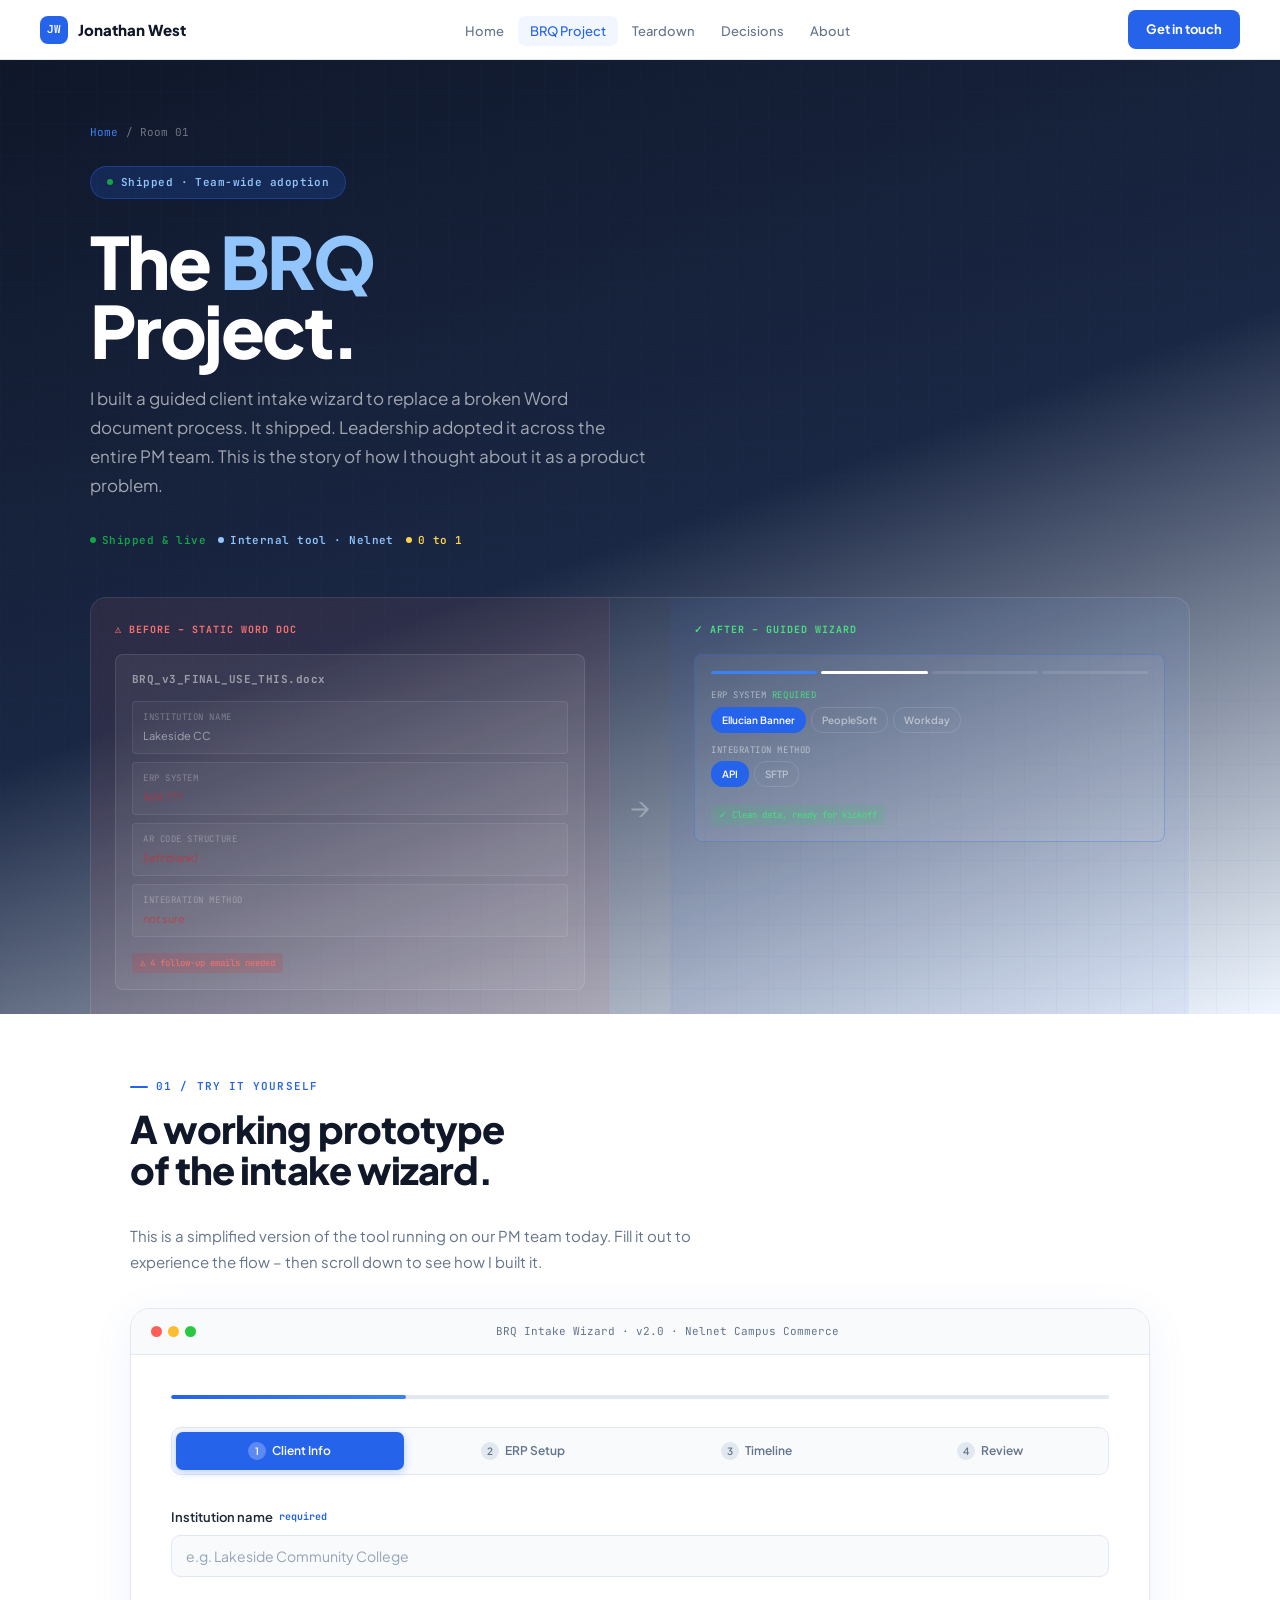
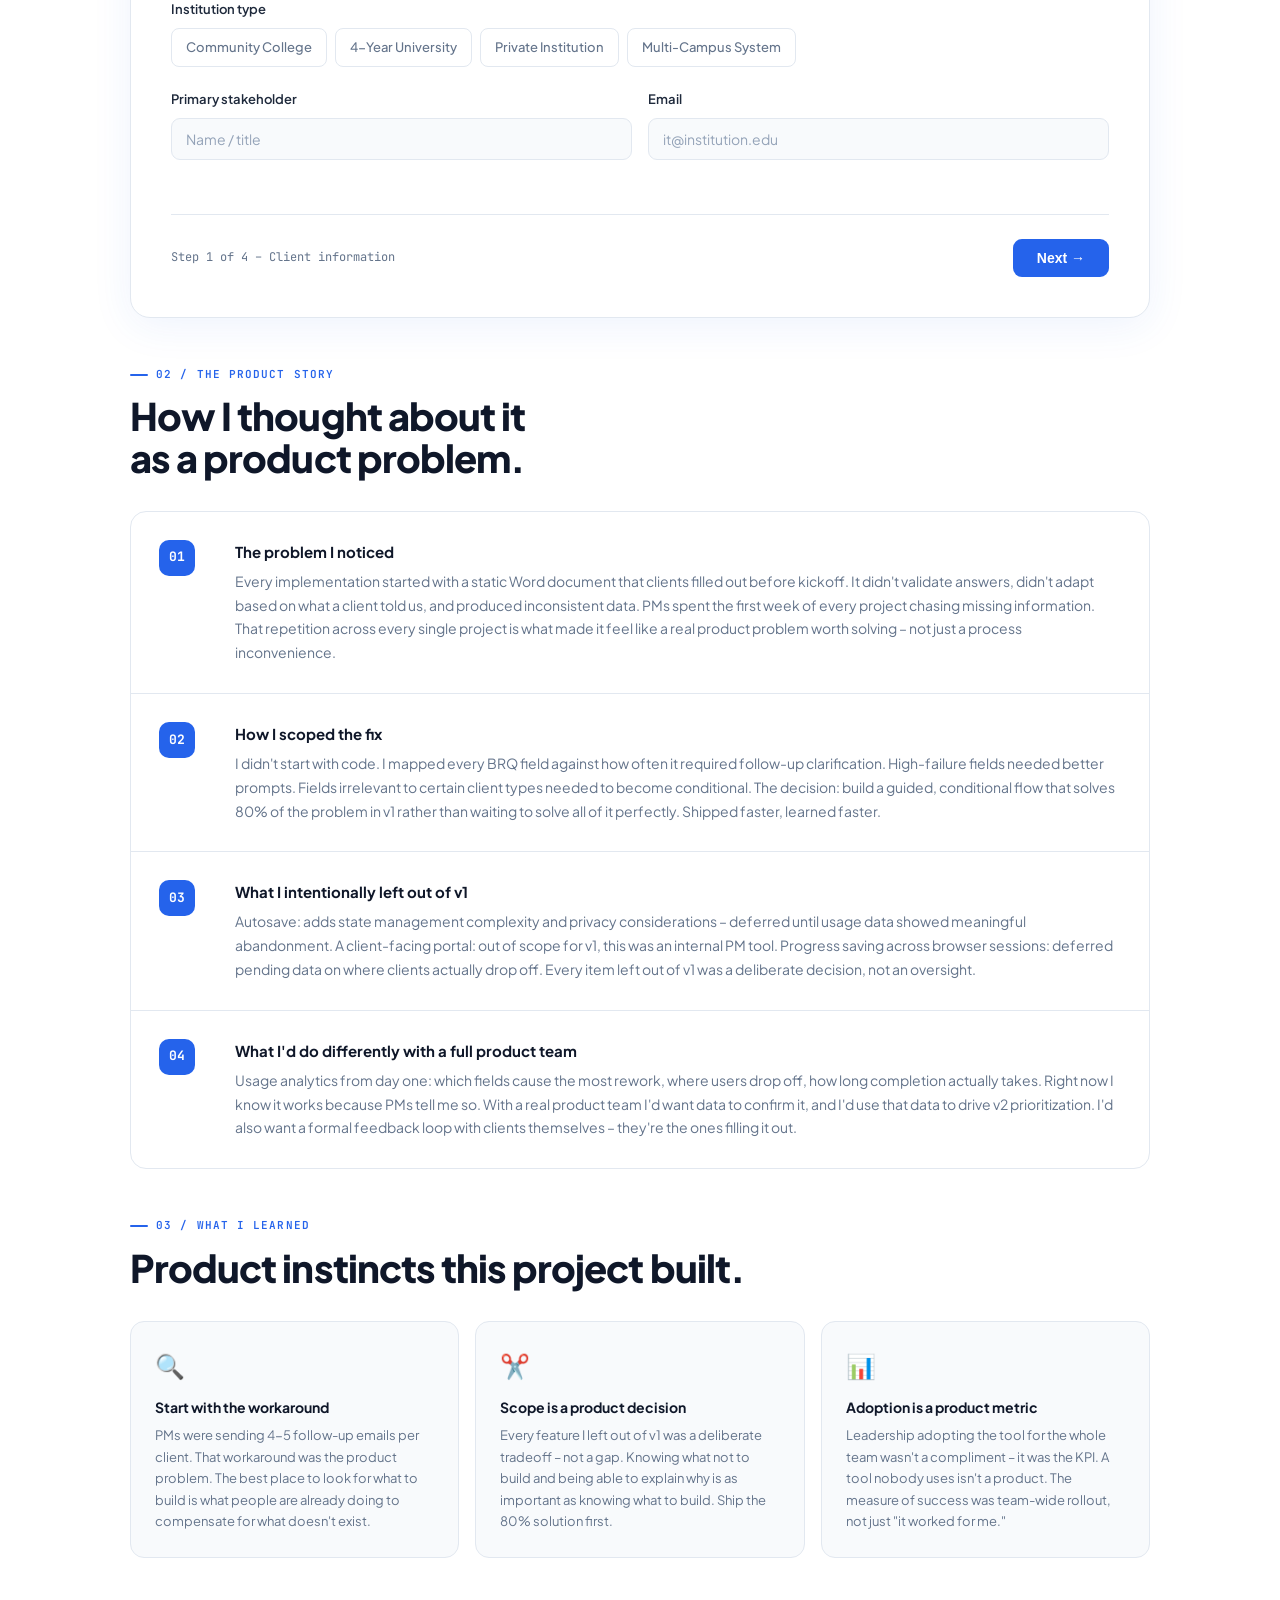
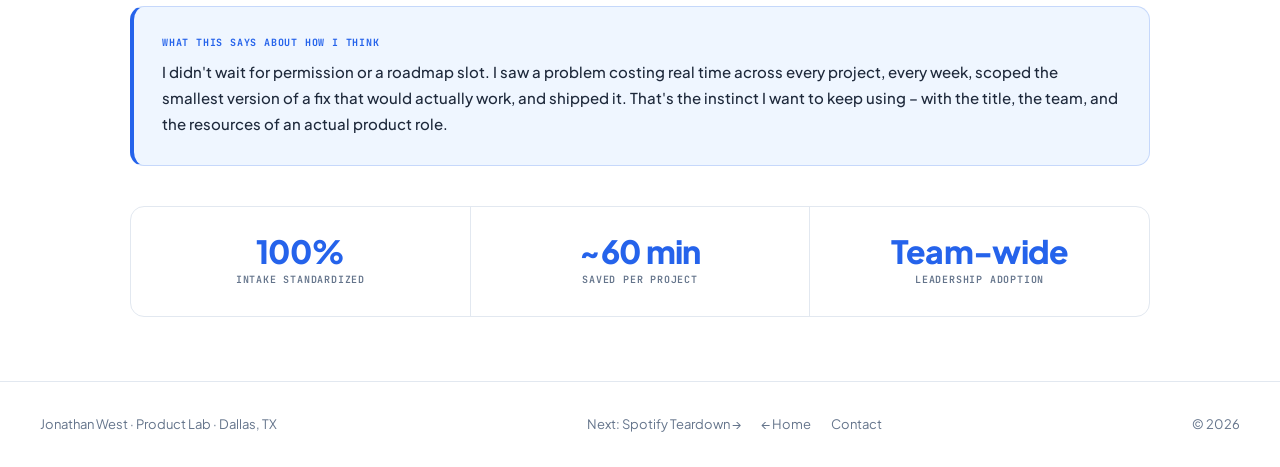
<file: brq.html>
<!DOCTYPE html>
<html lang="en">
<head>
<meta charset="UTF-8">
<meta name="viewport" content="width=device-width, initial-scale=1.0">
<title>BRQ Project | Jonathan West</title>
<link rel="icon" href="data:image/svg+xml,<svg xmlns='http://www.w3.org/2000/svg' viewBox='0 0 32 32'><rect width='32' height='32' rx='8' fill='%232563EB'/><text y='22' font-size='14' fill='white' font-family='monospace' font-weight='bold' x='7'>JW</text></svg>">
<style>
@import url('https://fonts.googleapis.com/css2?family=Plus+Jakarta+Sans:ital,wght@0,400;0,500;0,600;0,700;0,800;1,400&family=JetBrains+Mono:wght@400;500;700&display=swap');
:root{
  --white:#FFFFFF;--off:#F8FAFC;--sky:#EFF6FF;--ink:#0F1729;--ink-2:#1E293B;
  --muted:#64748B;--muted-2:#94A3B8;--rule:#E2E8F0;
  --blue:#2563EB;--blue-2:#1D4ED8;--blue-3:#3B82F6;
  --blue-bg:rgba(37,99,235,0.06);--blue-border:rgba(37,99,235,0.2);
  --green:#16A34A;--green-bg:#F0FDF4;--green-border:rgba(22,163,74,0.2);
  --amber:#D97706;--amber-bg:#FFFBEB;
  --red:#DC2626;--red-bg:#FEF2F2;
}
*,*::before,*::after{box-sizing:border-box;margin:0;padding:0}
html{scroll-behavior:smooth}
body{background:var(--white);color:var(--ink);font-family:'Plus Jakarta Sans',sans-serif;font-size:15px;line-height:1.6;-webkit-font-smoothing:antialiased}

/* NAV */
.nav{position:sticky;top:0;z-index:100;background:rgba(255,255,255,0.95);backdrop-filter:blur(12px);border-bottom:1px solid var(--rule);padding:0 40px;height:60px;display:flex;align-items:center;justify-content:space-between}
.nav-logo{display:flex;align-items:center;gap:10px;text-decoration:none;font-weight:800;font-size:15px;color:var(--ink)}
.nav-mark{width:28px;height:28px;border-radius:8px;background:var(--blue);display:flex;align-items:center;justify-content:center;color:#fff;font-family:'JetBrains Mono',monospace;font-size:11px;font-weight:700}
.nav-links{display:flex;gap:2px;list-style:none}
.nav-links a{font-size:13px;font-weight:500;color:var(--muted);text-decoration:none;padding:7px 12px;border-radius:7px;transition:color .15s,background .15s}
.nav-links a:hover{color:var(--ink);background:var(--off)}
.nav-links a.active{color:var(--blue);background:var(--blue-bg)}
.nav-cta{font-size:13px;font-weight:700;color:#fff;background:var(--blue);padding:9px 18px;border-radius:8px;text-decoration:none;transition:background .15s}
.nav-cta:hover{background:var(--blue-2)}

/* HERO */
.page-hero{
  padding:64px 40px 0;
  background:linear-gradient(160deg,#0F1729 0%,#1a2744 50%,#EFF6FF 100%);
  position:relative;overflow:hidden;
}
.hero-grid-bg{
  position:absolute;inset:0;z-index:0;pointer-events:none;opacity:.04;
  background-image:linear-gradient(rgba(37,99,235,1) 1px,transparent 1px),linear-gradient(90deg,rgba(37,99,235,1) 1px,transparent 1px);
  background-size:32px 32px;
}
.hero-inner{max-width:1100px;margin:0 auto;position:relative;z-index:1;padding-bottom:0}
.breadcrumb{font-family:'JetBrains Mono',monospace;font-size:11px;color:rgba(255,255,255,.4);margin-bottom:24px;display:flex;align-items:center;gap:8px}
.breadcrumb a{color:var(--blue-3);text-decoration:none}
.hero-badge{display:inline-flex;align-items:center;gap:8px;background:rgba(37,99,235,.2);border:1px solid rgba(37,99,235,.4);padding:7px 16px;border-radius:20px;margin-bottom:28px;font-family:'JetBrains Mono',monospace;font-size:11px;font-weight:600;letter-spacing:.04em;color:#93C5FD}
.badge-dot{width:6px;height:6px;border-radius:50%;background:var(--green);animation:pulse 2s ease-in-out infinite}
@keyframes pulse{0%,100%{box-shadow:0 0 0 0 rgba(22,163,74,.5)}70%{box-shadow:0 0 0 6px rgba(22,163,74,0)}}
.hero-title{font-size:clamp(40px,6vw,72px);font-weight:900;letter-spacing:-.035em;line-height:.95;color:#fff;margin-bottom:20px}
.hero-title .blue{color:#93C5FD}
.hero-sub{font-size:17px;color:rgba(255,255,255,.6);max-width:560px;line-height:1.7;margin-bottom:32px}
.hero-meta-row{display:flex;gap:12px;flex-wrap:wrap;margin-bottom:48px}
.hmeta{display:flex;align-items:center;gap:6px;font-family:'JetBrains Mono',monospace;font-size:11px;font-weight:600;letter-spacing:.04em}
.hmeta-dot{width:6px;height:6px;border-radius:50%}
.hmeta-green{color:var(--green)}.hmeta-green .hmeta-dot{background:var(--green)}
.hmeta-blue{color:#93C5FD}.hmeta-blue .hmeta-dot{background:#93C5FD}
.hmeta-amber{color:#FCD34D}.hmeta-amber .hmeta-dot{background:#FCD34D}

/* BEFORE/AFTER VISUAL IN HERO */
.hero-visual{
  display:grid;grid-template-columns:1fr auto 1fr;
  gap:0;align-items:stretch;
  border-radius:16px 16px 0 0;overflow:hidden;
  border:1px solid rgba(255,255,255,.1);border-bottom:none;
  background:rgba(255,255,255,.04);
}
.hv-panel{flex:1;padding:24px}
.hv-panel.before{background:rgba(220,38,38,.06);border-right:1px solid rgba(255,255,255,.06)}
.hv-panel.after{background:rgba(37,99,235,.06)}
.hv-label{font-family:'JetBrains Mono',monospace;font-size:10px;font-weight:700;letter-spacing:.1em;text-transform:uppercase;margin-bottom:16px;display:flex;align-items:center;gap:6px}
.hv-label.bad{color:#F87171}
.hv-label.good{color:#4ADE80}
.doc-mock{background:rgba(255,255,255,.06);border:1px solid rgba(255,255,255,.1);border-radius:8px;padding:16px}
.doc-title{font-size:11px;font-weight:700;color:rgba(255,255,255,.5);margin-bottom:12px;font-family:'JetBrains Mono',monospace;letter-spacing:.04em}
.doc-field{background:rgba(255,255,255,.04);border:1px solid rgba(255,255,255,.08);border-radius:4px;padding:8px 10px;margin-bottom:8px}
.doc-field-label{font-size:9px;color:rgba(255,255,255,.3);font-family:'JetBrains Mono',monospace;letter-spacing:.06em;text-transform:uppercase;margin-bottom:3px}
.doc-field-val{font-size:11px;color:rgba(255,255,255,.5)}
.doc-field.empty .doc-field-val{color:rgba(220,38,38,.6);font-style:italic}
.doc-tag{display:inline-flex;align-items:center;gap:4px;font-size:9px;font-family:'JetBrains Mono',monospace;padding:3px 8px;border-radius:4px;margin-top:8px}
.doc-tag.bad{background:rgba(220,38,38,.15);color:#F87171}
.doc-tag.good{background:rgba(34,197,94,.15);color:#4ADE80}

.wiz-mock{background:rgba(255,255,255,.06);border:1px solid rgba(37,99,235,.3);border-radius:8px;padding:16px}
.wiz-steps-row{display:flex;gap:4px;margin-bottom:14px}
.wiz-step-dot{flex:1;height:3px;border-radius:2px;background:rgba(255,255,255,.1)}
.wiz-step-dot.done{background:var(--blue-3)}
.wiz-step-dot.active{background:#fff}
.wiz-field{margin-bottom:10px}
.wiz-field-label{font-size:9px;color:rgba(255,255,255,.5);font-family:'JetBrains Mono',monospace;letter-spacing:.06em;text-transform:uppercase;margin-bottom:4px}
.wiz-input{background:rgba(255,255,255,.08);border:1px solid rgba(255,255,255,.15);border-radius:6px;padding:8px 10px;font-size:11px;color:rgba(255,255,255,.8)}
.wiz-chips{display:flex;gap:5px;flex-wrap:wrap}
.wiz-chip{padding:4px 10px;border-radius:12px;font-size:10px;font-weight:600;border:1px solid rgba(255,255,255,.12);color:rgba(255,255,255,.5)}
.wiz-chip.sel{background:var(--blue);border-color:var(--blue);color:#fff}
.hv-arrow{display:flex;align-items:center;justify-content:center;padding:0 20px;font-size:28px;color:rgba(255,255,255,.3)}

/* CONTENT */
.content{max-width:1100px;margin:0 auto;padding:64px 40px}
.sec-label{font-family:'JetBrains Mono',monospace;font-size:11px;font-weight:600;letter-spacing:.1em;text-transform:uppercase;color:var(--blue);display:flex;align-items:center;gap:8px;margin-bottom:12px}
.sec-label::before{content:'';width:18px;height:2px;background:var(--blue);border-radius:2px}
h2{font-size:clamp(24px,3vw,38px);font-weight:800;letter-spacing:-.025em;line-height:1.1;color:var(--ink);margin-bottom:32px}

/* DEMO */
.demo-shell{background:var(--white);border:1.5px solid var(--rule);border-radius:20px;overflow:hidden;box-shadow:0 8px 40px rgba(37,99,235,.08);margin-bottom:48px}
.demo-bar{background:var(--off);border-bottom:1px solid var(--rule);padding:14px 20px;display:flex;align-items:center;gap:10px}
.dots{display:flex;gap:6px}
.dot{width:11px;height:11px;border-radius:50%}
.dot-r{background:#FF5F57}.dot-y{background:#FEBC2E}.dot-g{background:#28C840}
.demo-label{font-family:'JetBrains Mono',monospace;font-size:11px;color:var(--muted);margin:0 auto}
.demo-body{padding:40px}
.progress-wrap{height:4px;background:var(--rule);border-radius:2px;margin-bottom:28px;overflow:hidden}
.progress-fill{height:100%;background:linear-gradient(90deg,var(--blue),var(--blue-3));border-radius:2px;transition:width .4s ease}
.steps{display:flex;gap:6px;margin-bottom:32px;padding:4px;background:var(--off);border-radius:10px;border:1px solid var(--rule)}
.step{flex:1;padding:9px 10px;border-radius:7px;font-size:12px;font-weight:600;text-align:center;color:var(--muted);cursor:pointer;transition:background .2s,color .2s;display:flex;align-items:center;justify-content:center;gap:6px}
.step.active{background:var(--blue);color:#fff;box-shadow:0 2px 8px rgba(37,99,235,.3)}
.step.done{color:var(--green)}
.step-n{width:18px;height:18px;border-radius:50%;background:var(--rule);font-size:10px;display:flex;align-items:center;justify-content:center;flex-shrink:0}
.step.active .step-n{background:rgba(255,255,255,.25)}
.step.done .step-n{background:var(--green-bg);color:var(--green)}
.panel{display:none;animation:fadeup .3s ease}
.panel.active{display:block}
@keyframes fadeup{from{opacity:0;transform:translateY(8px)}to{opacity:1;transform:translateY(0)}}

/* FORM ELEMENTS */
.field-group{margin-bottom:22px}
.field-label{font-size:13px;font-weight:600;color:var(--ink-2);margin-bottom:8px;display:flex;align-items:center;gap:6px}
.req{color:var(--blue);font-size:10px;font-family:'JetBrains Mono',monospace;font-weight:700}
.field-input,.field-select{width:100%;background:var(--off);border:1.5px solid var(--rule);border-radius:9px;padding:11px 14px;color:var(--ink);font-family:'Plus Jakarta Sans',sans-serif;font-size:14px;outline:none;transition:border-color .15s,box-shadow .15s}
.field-input:focus,.field-select:focus{border-color:var(--blue);box-shadow:0 0 0 3px rgba(37,99,235,.1)}
.field-input::placeholder{color:var(--muted-2)}
.field-select{cursor:pointer;appearance:none;background-image:url("data:image/svg+xml,%3Csvg xmlns='http://www.w3.org/2000/svg' width='12' height='8' fill='%2364748B'%3E%3Cpath d='M6 8L0 0h12z'/%3E%3C/svg%3E");background-repeat:no-repeat;background-position:right 14px center}
.chips{display:flex;gap:8px;flex-wrap:wrap}
.chip{padding:8px 14px;border-radius:8px;border:1.5px solid var(--rule);font-size:13px;font-weight:500;color:var(--muted);cursor:pointer;transition:border-color .15s,background .15s,color .15s,transform .1s}
.chip:hover{border-color:var(--blue);color:var(--blue);transform:translateY(-1px)}
.chip.on{background:var(--blue-bg);border-color:var(--blue);color:var(--blue)}
.two-fields{display:grid;grid-template-columns:1fr 1fr;gap:16px}
.panel-actions{display:flex;justify-content:space-between;align-items:center;margin-top:32px;padding-top:24px;border-top:1px solid var(--rule)}
.btn{display:inline-flex;align-items:center;gap:8px;padding:11px 24px;border-radius:9px;font-size:14px;font-weight:700;text-decoration:none;cursor:pointer;border:none;transition:background .15s,transform .15s,box-shadow .15s}
.btn-primary{background:var(--blue);color:#fff}
.btn-primary:hover{background:var(--blue-2);transform:translateY(-1px);box-shadow:0 4px 12px rgba(37,99,235,.3)}
.btn-ghost{background:var(--white);color:var(--ink);border:1.5px solid var(--rule)}
.btn-ghost:hover{border-color:var(--blue);color:var(--blue)}
.step-hint{font-size:12px;color:var(--muted);font-family:'JetBrains Mono',monospace}

/* SUCCESS */
.success{display:none;text-align:center;padding:40px 20px}
.success-icon{font-size:52px;margin-bottom:16px;animation:bounce .6s ease}
@keyframes bounce{0%,100%{transform:translateY(0)}50%{transform:translateY(-12px)}}
.success-title{font-size:22px;font-weight:800;color:var(--ink);margin-bottom:8px}
.success-sub{font-size:14px;color:var(--muted);margin-bottom:28px;max-width:400px;margin-left:auto;margin-right:auto}
.summary-box{background:var(--sky);border:1.5px solid var(--blue-border);border-radius:14px;padding:20px;text-align:left;margin-bottom:24px;max-width:480px;margin-left:auto;margin-right:auto}
.summary-row{display:flex;justify-content:space-between;padding:9px 0;border-bottom:1px solid var(--rule);font-size:13px}
.summary-row:last-child{border-bottom:none}
.sum-k{color:var(--muted)}.sum-v{font-weight:700;color:var(--ink)}
.success-note{font-size:12px;color:var(--muted);font-family:'JetBrains Mono',monospace;margin-top:16px}

/* CASE STUDY SECTION */
.flow{display:flex;flex-direction:column;gap:0;border:1.5px solid var(--rule);border-radius:16px;overflow:hidden;margin-bottom:48px}
.flow-step{display:grid;grid-template-columns:56px 1fr;gap:20px;padding:28px;border-bottom:1px solid var(--rule);transition:background .15s}
.flow-step:last-child{border-bottom:none}
.flow-step:hover{background:var(--sky)}
.flow-num{width:36px;height:36px;border-radius:10px;background:var(--blue);color:#fff;font-family:'JetBrains Mono',monospace;font-size:13px;font-weight:700;display:flex;align-items:center;justify-content:center;flex-shrink:0}
.flow-title{font-size:15px;font-weight:700;color:var(--ink);margin-bottom:6px}
.flow-text{font-size:14px;color:var(--muted);line-height:1.7}

/* WHAT I LEARNED */
.learned-grid{display:grid;grid-template-columns:repeat(3,1fr);gap:16px;margin-bottom:48px}
.learn-card{background:var(--off);border:1.5px solid var(--rule);border-radius:14px;padding:24px;transition:border-color .2s,transform .2s,box-shadow .2s}
.learn-card:hover{border-color:var(--blue-border);transform:translateY(-2px);box-shadow:0 8px 20px rgba(37,99,235,.07)}
.learn-icon{font-size:24px;margin-bottom:12px}
.learn-title{font-size:14px;font-weight:700;color:var(--ink);margin-bottom:7px}
.learn-text{font-size:13px;color:var(--muted);line-height:1.65}

/* INSIGHT */
.insight{background:var(--sky);border:1.5px solid var(--blue-border);border-radius:14px;padding:28px;border-left:4px solid var(--blue);margin-bottom:40px}
.insight-label{font-family:'JetBrains Mono',monospace;font-size:10px;font-weight:700;letter-spacing:.08em;text-transform:uppercase;color:var(--blue);margin-bottom:8px}
.insight-text{font-size:15px;color:var(--ink-2);line-height:1.75;font-weight:500}

/* METRICS */
.metrics-strip{display:flex;gap:0;border:1.5px solid var(--rule);border-radius:14px;overflow:hidden}
.mc{flex:1;padding:28px 24px;text-align:center;border-right:1px solid var(--rule);transition:background .15s}
.mc:last-child{border-right:none}
.mc:hover{background:var(--sky)}
.mc-v{font-size:32px;font-weight:900;letter-spacing:-.02em;color:var(--blue);margin-bottom:5px;line-height:1}
.mc-k{font-family:'JetBrains Mono',monospace;font-size:10px;font-weight:600;letter-spacing:.08em;text-transform:uppercase;color:var(--muted)}

/* REVEAL */
.reveal{opacity:0;transform:translateY(16px);transition:opacity .55s ease,transform .55s ease}
.reveal.visible{opacity:1;transform:translateY(0)}
.reveal-d1{transition-delay:.08s}.reveal-d2{transition-delay:.16s}.reveal-d3{transition-delay:.24s}

/* FOOTER */
.footer{border-top:1px solid var(--rule);padding:32px 40px;display:flex;align-items:center;justify-content:space-between;font-size:13px;color:var(--muted)}
.footer-links{display:flex;gap:20px}
.footer-links a{color:var(--muted);text-decoration:none;transition:color .15s}
.footer-links a:hover{color:var(--blue)}

@media(max-width:768px){
  .nav{padding:0 20px}.nav-links{display:none}
  .page-hero{padding:40px 20px 0}
  .hero-visual{grid-template-columns:1fr;border-radius:12px 12px 0 0}
  .hv-arrow{display:none}
  .hv-panel.before{border-right:none;border-bottom:1px solid rgba(255,255,255,.06)}
  .content{padding:40px 20px}
  .two-fields{grid-template-columns:1fr}
  .learned-grid{grid-template-columns:1fr}
  .metrics-strip{flex-direction:column}
  .mc{border-right:none;border-bottom:1px solid var(--rule)}
  .mc:last-child{border-bottom:none}
  .flow-step{grid-template-columns:1fr;gap:10px}
  .demo-body{padding:20px}
  .footer{flex-direction:column;gap:12px;padding:24px 20px;text-align:center}
}
</style>
</head>
<body>

<nav class="nav">
  <a class="nav-logo" href="index.html"><div class="nav-mark">JW</div>Jonathan West</a>
  <ul class="nav-links">
    <li><a href="index.html">Home</a></li>
    <li><a href="brq.html" class="active">BRQ Project</a></li>
    <li><a href="spotify.html">Teardown</a></li>
    <li><a href="decisions.html">Decisions</a></li>
    <li><a href="about.html">About</a></li>
  </ul>
  <a class="nav-cta" href="contact.html">Get in touch</a>
</nav>

<!-- HERO -->
<div class="page-hero">
  <div class="hero-grid-bg"></div>
  <div class="hero-inner">
    <div class="breadcrumb"><a href="index.html">Home</a> / Room 01</div>
    <div class="hero-badge"><span class="badge-dot"></span> Shipped · Team-wide adoption</div>
    <h1 class="hero-title">The <span class="blue">BRQ</span><br>Project.</h1>
    <p class="hero-sub">I built a guided client intake wizard to replace a broken Word document process. It shipped. Leadership adopted it across the entire PM team. This is the story of how I thought about it as a product problem.</p>
    <div class="hero-meta-row">
      <div class="hmeta hmeta-green"><span class="hmeta-dot"></span> Shipped & live</div>
      <div class="hmeta hmeta-blue"><span class="hmeta-dot"></span> Internal tool · Nelnet</div>
      <div class="hmeta hmeta-amber"><span class="hmeta-dot"></span> 0 to 1</div>
    </div>

    <!-- BEFORE / AFTER VISUAL IN HERO -->
    <div class="hero-visual">
      <div class="hv-panel before">
        <div class="hv-label bad">⚠ Before – static Word doc</div>
        <div class="doc-mock">
          <div class="doc-title">BRQ_v3_FINAL_USE_THIS.docx</div>
          <div class="doc-field">
            <div class="doc-field-label">Institution name</div>
            <div class="doc-field-val">Lakeside CC</div>
          </div>
          <div class="doc-field empty">
            <div class="doc-field-label">ERP system</div>
            <div class="doc-field-val">N/A ???</div>
          </div>
          <div class="doc-field empty">
            <div class="doc-field-label">AR code structure</div>
            <div class="doc-field-val">(left blank)</div>
          </div>
          <div class="doc-field empty">
            <div class="doc-field-label">Integration method</div>
            <div class="doc-field-val">not sure</div>
          </div>
          <span class="doc-tag bad">⚠ 4 follow-up emails needed</span>
        </div>
      </div>
      <div class="hv-arrow">→</div>
      <div class="hv-panel after">
        <div class="hv-label good">✓ After – guided wizard</div>
        <div class="wiz-mock">
          <div class="wiz-steps-row">
            <div class="wiz-step-dot done"></div>
            <div class="wiz-step-dot active"></div>
            <div class="wiz-step-dot"></div>
            <div class="wiz-step-dot"></div>
          </div>
          <div class="wiz-field">
            <div class="wiz-field-label">ERP System <span style="color:#4ADE80">required</span></div>
            <div class="wiz-chips">
              <div class="wiz-chip sel">Ellucian Banner</div>
              <div class="wiz-chip">PeopleSoft</div>
              <div class="wiz-chip">Workday</div>
            </div>
          </div>
          <div class="wiz-field">
            <div class="wiz-field-label">Integration method</div>
            <div class="wiz-chips">
              <div class="wiz-chip sel">API</div>
              <div class="wiz-chip">SFTP</div>
            </div>
          </div>
          <span class="doc-tag good">✓ Clean data, ready for kickoff</span>
        </div>
      </div>
    </div>
  </div>
</div>

<!-- CONTENT -->
<div class="content">

  <!-- DEMO -->
  <div class="sec-label reveal">01 / Try it yourself</div>
  <h2 class="reveal reveal-d1">A working prototype<br>of the intake wizard.</h2>
  <p class="reveal reveal-d2" style="font-size:15px;color:var(--muted);margin-bottom:32px;max-width:620px;line-height:1.75">This is a simplified version of the tool running on our PM team today. Fill it out to experience the flow – then scroll down to see how I built it.</p>

  <div class="demo-shell reveal reveal-d2">
    <div class="demo-bar">
      <div class="dots"><div class="dot dot-r"></div><div class="dot dot-y"></div><div class="dot dot-g"></div></div>
      <div class="demo-label">BRQ Intake Wizard · v2.0 · Nelnet Campus Commerce</div>
    </div>
    <div class="demo-body">
      <div class="progress-wrap"><div class="progress-fill" id="prog" style="width:25%"></div></div>
      <div class="steps">
        <div class="step active" data-s="1"><span class="step-n">1</span>Client Info</div>
        <div class="step" data-s="2"><span class="step-n">2</span>ERP Setup</div>
        <div class="step" data-s="3"><span class="step-n">3</span>Timeline</div>
        <div class="step" data-s="4"><span class="step-n">4</span>Review</div>
      </div>

      <!-- STEP 1 -->
      <div class="panel active" id="p1">
        <div class="field-group">
          <div class="field-label">Institution name <span class="req">required</span></div>
          <input class="field-input" id="f-name" type="text" placeholder="e.g. Lakeside Community College">
        </div>
        <div class="field-group">
          <div class="field-label">Institution type</div>
          <div class="chips" id="g-inst">
            <div class="chip" data-v="community">Community College</div>
            <div class="chip" data-v="4year">4-Year University</div>
            <div class="chip" data-v="private">Private Institution</div>
            <div class="chip" data-v="system">Multi-Campus System</div>
          </div>
        </div>
        <div class="two-fields">
          <div class="field-group">
            <div class="field-label">Primary stakeholder</div>
            <input class="field-input" id="f-contact" type="text" placeholder="Name / title">
          </div>
          <div class="field-group">
            <div class="field-label">Email</div>
            <input class="field-input" id="f-email" type="email" placeholder="it@institution.edu">
          </div>
        </div>
        <div class="panel-actions">
          <span class="step-hint">Step 1 of 4 – Client information</span>
          <button class="btn btn-primary" onclick="go(2)">Next →</button>
        </div>
      </div>

      <!-- STEP 2 -->
      <div class="panel" id="p2">
        <div class="field-group">
          <div class="field-label">Current ERP system</div>
          <select class="field-select" id="f-erp">
            <option value="">Select ERP...</option>
            <option>Ellucian Banner</option>
            <option>Ellucian Colleague</option>
            <option>PeopleSoft</option>
            <option>Workday Student</option>
            <option>Jenzabar</option>
            <option>Other / Custom</option>
          </select>
        </div>
        <div class="field-group">
          <div class="field-label">Integration method</div>
          <div class="chips" id="g-int">
            <div class="chip" data-v="api">API Integration</div>
            <div class="chip" data-v="sftp">SFTP File Transfer</div>
            <div class="chip" data-v="manual">Manual Export</div>
          </div>
        </div>
        <div class="two-fields">
          <div class="field-group">
            <div class="field-label">AR codes to configure</div>
            <select class="field-select" id="f-ar">
              <option value="">Select range...</option>
              <option>1-5</option>
              <option>6-15</option>
              <option>16-30</option>
              <option>30+</option>
            </select>
          </div>
          <div class="field-group">
            <div class="field-label">Remittance complexity</div>
            <select class="field-select" id="f-rem">
              <option value="">Select...</option>
              <option>Standard</option>
              <option>Custom rules</option>
              <option>Multi-fund</option>
            </select>
          </div>
        </div>
        <div class="panel-actions">
          <button class="btn btn-ghost" onclick="go(1)">← Back</button>
          <button class="btn btn-primary" onclick="go(3)">Next →</button>
        </div>
      </div>

      <!-- STEP 3 -->
      <div class="panel" id="p3">
        <div class="field-group">
          <div class="field-label">Target go-live date</div>
          <input class="field-input" id="f-date" type="date">
        </div>
        <div class="field-group">
          <div class="field-label">Academic calendar constraint?</div>
          <div class="chips" id="g-ac">
            <div class="chip" data-v="yes">Yes – must go live before semester</div>
            <div class="chip" data-v="flex">Flexible timeline</div>
            <div class="chip" data-v="none">No constraint</div>
          </div>
        </div>
        <div class="field-group">
          <div class="field-label">Training delivery preference</div>
          <div class="chips" id="g-tr">
            <div class="chip" data-v="live">Live session</div>
            <div class="chip" data-v="async">Async recording</div>
            <div class="chip" data-v="both">Both</div>
          </div>
        </div>
        <div class="field-group">
          <div class="field-label">Known risks or blockers</div>
          <input class="field-input" id="f-risks" type="text" placeholder="e.g. IT resources limited in October...">
        </div>
        <div class="panel-actions">
          <button class="btn btn-ghost" onclick="go(2)">← Back</button>
          <button class="btn btn-primary" onclick="go(4)">Review →</button>
        </div>
      </div>

      <!-- STEP 4: REVIEW -->
      <div class="panel" id="p4">
        <div id="review-wrap"></div>
        <div class="panel-actions">
          <button class="btn btn-ghost" onclick="go(3)">← Edit</button>
          <button class="btn btn-primary" onclick="submit()">Submit intake ✓</button>
        </div>
      </div>

      <!-- SUCCESS -->
      <div class="success" id="success">
        <div class="success-icon">🎉</div>
        <div class="success-title">Intake complete.</div>
        <div class="success-sub">This is what a clean kickoff looks like. No follow-up emails needed – all the information is structured and ready to use.</div>
        <div class="summary-box" id="sum-box"></div>
        <div class="success-note">// This is the output the old Word doc never produced</div>
        <button class="btn btn-ghost" onclick="reset()" style="margin:20px auto 0">Start over</button>
      </div>
    </div>
  </div>

  <!-- CASE STUDY -->
  <div class="sec-label reveal">02 / The product story</div>
  <h2 class="reveal reveal-d1">How I thought about it<br>as a product problem.</h2>

  <div class="flow reveal reveal-d2">
    <div class="flow-step">
      <div><div class="flow-num">01</div></div>
      <div>
        <div class="flow-title">The problem I noticed</div>
        <div class="flow-text">Every implementation started with a static Word document that clients filled out before kickoff. It didn't validate answers, didn't adapt based on what a client told us, and produced inconsistent data. PMs spent the first week of every project chasing missing information. That repetition across every single project is what made it feel like a real product problem worth solving – not just a process inconvenience.</div>
      </div>
    </div>
    <div class="flow-step">
      <div><div class="flow-num">02</div></div>
      <div>
        <div class="flow-title">How I scoped the fix</div>
        <div class="flow-text">I didn't start with code. I mapped every BRQ field against how often it required follow-up clarification. High-failure fields needed better prompts. Fields irrelevant to certain client types needed to become conditional. The decision: build a guided, conditional flow that solves 80% of the problem in v1 rather than waiting to solve all of it perfectly. Shipped faster, learned faster.</div>
      </div>
    </div>
    <div class="flow-step">
      <div><div class="flow-num">03</div></div>
      <div>
        <div class="flow-title">What I intentionally left out of v1</div>
        <div class="flow-text">Autosave: adds state management complexity and privacy considerations – deferred until usage data showed meaningful abandonment. A client-facing portal: out of scope for v1, this was an internal PM tool. Progress saving across browser sessions: deferred pending data on where clients actually drop off. Every item left out of v1 was a deliberate decision, not an oversight.</div>
      </div>
    </div>
    <div class="flow-step">
      <div><div class="flow-num">04</div></div>
      <div>
        <div class="flow-title">What I'd do differently with a full product team</div>
        <div class="flow-text">Usage analytics from day one: which fields cause the most rework, where users drop off, how long completion actually takes. Right now I know it works because PMs tell me so. With a real product team I'd want data to confirm it, and I'd use that data to drive v2 prioritization. I'd also want a formal feedback loop with clients themselves – they're the ones filling it out.</div>
      </div>
    </div>
  </div>

  <div class="sec-label reveal">03 / What I learned</div>
  <h2 class="reveal reveal-d1" style="margin-bottom:32px">Product instincts this project built.</h2>

  <div class="learned-grid reveal reveal-d2">
    <div class="learn-card">
      <div class="learn-icon">🔍</div>
      <div class="learn-title">Start with the workaround</div>
      <div class="learn-text">PMs were sending 4-5 follow-up emails per client. That workaround was the product problem. The best place to look for what to build is what people are already doing to compensate for what doesn't exist.</div>
    </div>
    <div class="learn-card">
      <div class="learn-icon">✂️</div>
      <div class="learn-title">Scope is a product decision</div>
      <div class="learn-text">Every feature I left out of v1 was a deliberate tradeoff – not a gap. Knowing what not to build and being able to explain why is as important as knowing what to build. Ship the 80% solution first.</div>
    </div>
    <div class="learn-card">
      <div class="learn-icon">📊</div>
      <div class="learn-title">Adoption is a product metric</div>
      <div class="learn-text">Leadership adopting the tool for the whole team wasn't a compliment – it was the KPI. A tool nobody uses isn't a product. The measure of success was team-wide rollout, not just "it worked for me."</div>
    </div>
  </div>

  <div class="insight reveal">
    <div class="insight-label">What this says about how I think</div>
    <div class="insight-text">I didn't wait for permission or a roadmap slot. I saw a problem costing real time across every project, every week, scoped the smallest version of a fix that would actually work, and shipped it. That's the instinct I want to keep using – with the title, the team, and the resources of an actual product role.</div>
  </div>

  <div class="metrics-strip reveal">
    <div class="mc"><div class="mc-v">100%</div><div class="mc-k">Intake standardized</div></div>
    <div class="mc"><div class="mc-v">~60 min</div><div class="mc-k">Saved per project</div></div>
    <div class="mc"><div class="mc-v">Team-wide</div><div class="mc-k">Leadership adoption</div></div>
  </div>

</div>

<footer class="footer">
  <span>Jonathan West · Product Lab · Dallas, TX</span>
  <div class="footer-links"><a href="spotify.html">Next: Spotify Teardown →</a><a href="index.html">← Home</a><a href="contact.html">Contact</a></div>
  <span>© 2026</span>
</footer>

<script>
let cur = 1, data = {};
function go(n) {
  document.getElementById('p'+cur).classList.remove('active');
  document.querySelectorAll('.step').forEach((s,i) => {
    s.classList.remove('active');
    if (i+1 < n) s.classList.add('done'); else s.classList.remove('done');
    if (i+1 === n) s.classList.add('active');
  });
  cur = n;
  document.getElementById('p'+n).classList.add('active');
  document.getElementById('prog').style.width = (n/4*100)+'%';
  if (n===4) buildReview();
}
function val(id){ return document.getElementById(id)?.value||''; }
function chip(gid){ return document.querySelector('#'+gid+' .on')?.dataset.v||''; }
function buildReview(){
  data = {name:val('f-name'),contact:val('f-contact'),email:val('f-email'),erp:val('f-erp'),ar:val('f-ar'),rem:val('f-rem'),date:val('f-date'),risks:val('f-risks'),inst:chip('g-inst'),int:chip('g-int'),ac:chip('g-ac'),tr:chip('g-tr')};
  const rows = [['Institution',data.name||'(not provided)'],['Contact',data.contact||'(not provided)'],['Type',data.inst||'(not selected)'],['ERP',data.erp||'(not selected)'],['Integration',data.int||'(not selected)'],['AR codes',data.ar||'(not selected)'],['Go-live',data.date||'(not set)'],['Calendar constraint',data.ac||'(not selected)']];
  document.getElementById('review-wrap').innerHTML = `
    <div style="margin-bottom:20px"><div style="font-size:16px;font-weight:800;color:var(--ink);margin-bottom:6px">Review your intake</div><div style="font-size:13px;color:var(--muted)">Everything looks right? Submit when ready.</div></div>
    <div style="background:var(--sky);border:1.5px solid var(--blue-border);border-radius:12px;overflow:hidden">
      ${rows.map(([k,v])=>`<div style="display:flex;justify-content:space-between;padding:10px 16px;border-bottom:1px solid var(--rule);font-size:13px"><span style="color:var(--muted)">${k}</span><span style="font-weight:700;color:var(--ink)">${v}</span></div>`).join('').replace(/border-bottom[^>]*>([^<]*)<\/div>$/, `border-bottom:none">$1</div>`)}
    </div>`;
}
function submit(){
  ['p1','p2','p3','p4'].forEach(id=>{const el=document.getElementById(id);if(el){el.classList.remove('active');el.style.display='none';}});
  document.querySelector('.steps').style.display='none';
  document.querySelector('.progress-wrap').style.display='none';
  document.getElementById('success').style.display='block';
  document.getElementById('sum-box').innerHTML=[['Institution',data.name||'(not provided)'],['ERP',data.erp||'(not selected)'],['Integration',data.int||'(not selected)'],['AR Codes',data.ar||'(not selected)'],['Go-live',data.date||'(not set)']].map(([k,v])=>`<div class="summary-row"><span class="sum-k">${k}</span><span class="sum-v">${v}</span></div>`).join('');
}
function reset(){
  document.querySelectorAll('.panel').forEach(p=>{p.classList.remove('active');p.style.display='';});
  document.getElementById('success').style.display='none';
  document.querySelector('.steps').style.display='';
  document.querySelector('.progress-wrap').style.display='';
  document.getElementById('p1').classList.add('active');
  document.querySelectorAll('.step').forEach((s,i)=>{s.classList.remove('active','done');if(i===0)s.classList.add('active');});
  document.getElementById('prog').style.width='25%';
  ['f-name','f-contact','f-email','f-erp','f-ar','f-rem','f-date','f-risks'].forEach(id=>{const el=document.getElementById(id);if(el)el.value='';});
  document.querySelectorAll('.chip').forEach(c=>c.classList.remove('on'));
  cur=1;data={};
}
document.querySelectorAll('.chips').forEach(g=>{
  g.querySelectorAll('.chip').forEach(c=>{
    c.addEventListener('click',()=>{g.querySelectorAll('.chip').forEach(x=>x.classList.remove('on'));c.classList.add('on');});
  });
});
const ro = new IntersectionObserver(entries=>{entries.forEach(e=>{if(e.isIntersecting){e.target.classList.add('visible');ro.unobserve(e.target);}});},{threshold:.08});
document.querySelectorAll('.reveal').forEach(el=>ro.observe(el));
</script>
</body>
</html>
</file>
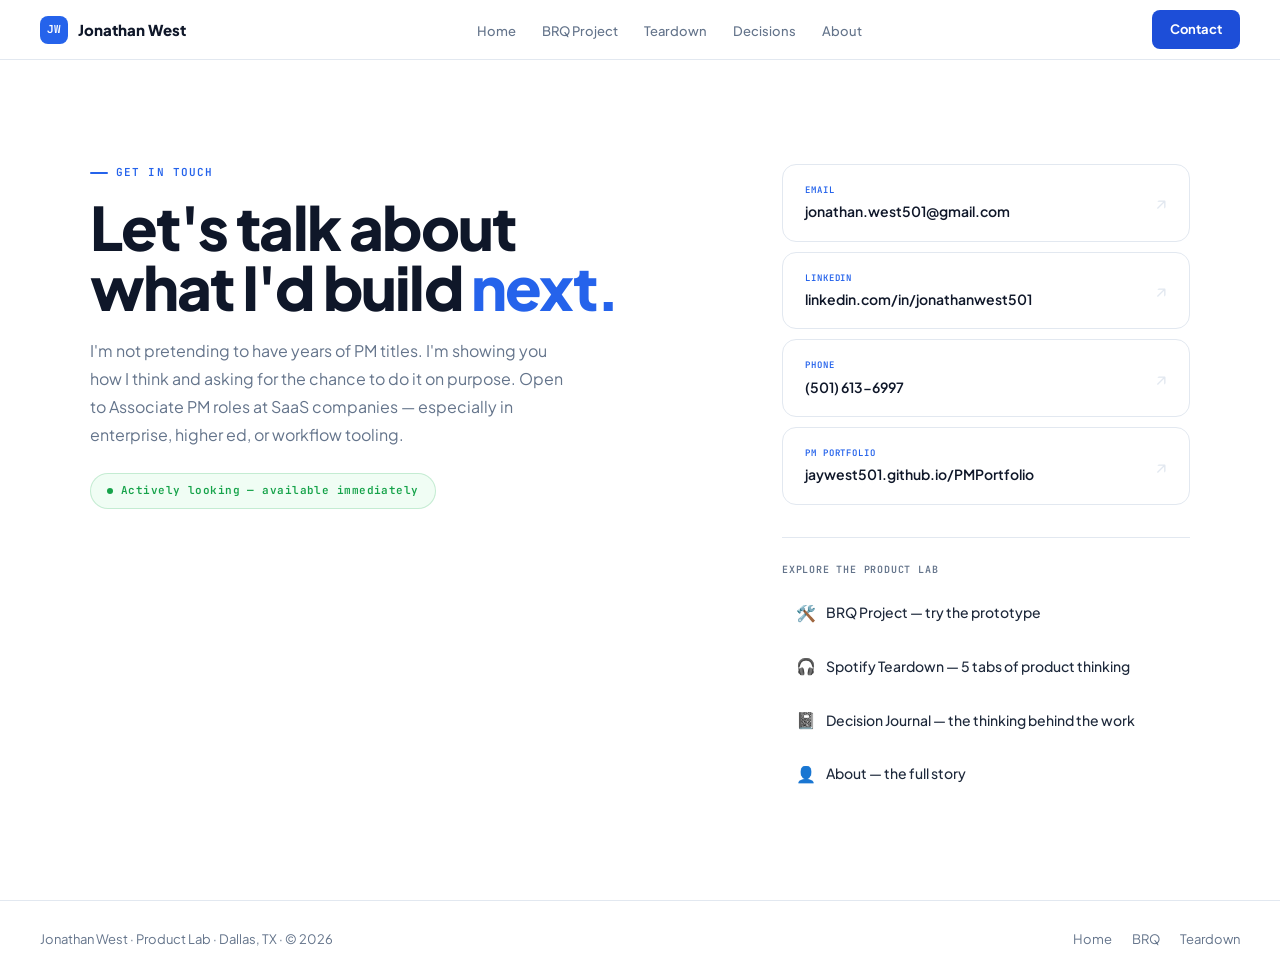
<file: contact.html>
<!DOCTYPE html>
<html lang="en">
<head>
<meta charset="UTF-8">
<meta name="viewport" content="width=device-width, initial-scale=1.0">
<title>Contact | Jonathan West</title>
<link rel="icon" href="data:image/svg+xml,<svg xmlns='http://www.w3.org/2000/svg' viewBox='0 0 32 32'><rect width='32' height='32' rx='8' fill='%232563EB'/><text y='22' font-size='14' fill='white' font-family='monospace' font-weight='bold' x='7'>JW</text></svg>">
<style>
@import url('https://fonts.googleapis.com/css2?family=Plus+Jakarta+Sans:ital,wght@0,400;0,500;0,600;0,700;0,800;1,400&family=JetBrains+Mono:wght@400;500;700&display=swap');
:root{--white:#FFFFFF;--off:#F8FAFC;--sky:#EFF6FF;--ink:#0F1729;--ink-2:#1E293B;--muted:#64748B;--rule:#E2E8F0;--blue:#2563EB;--blue-2:#1D4ED8;--blue-bg:rgba(37,99,235,0.06);--blue-border:rgba(37,99,235,0.2);--green:#16A34A;--green-bg:#F0FDF4}
*,*::before,*::after{box-sizing:border-box;margin:0;padding:0}
html{scroll-behavior:smooth}
body{background:var(--white);color:var(--ink);font-family:'Plus Jakarta Sans',sans-serif;font-size:15px;line-height:1.6;-webkit-font-smoothing:antialiased}
.nav{position:sticky;top:0;z-index:100;background:rgba(255,255,255,0.95);backdrop-filter:blur(12px);border-bottom:1px solid var(--rule);padding:0 40px;height:60px;display:flex;align-items:center;justify-content:space-between}
.nav-logo{display:flex;align-items:center;gap:10px;text-decoration:none;font-weight:800;font-size:15px;color:var(--ink)}
.nav-mark{width:28px;height:28px;border-radius:8px;background:var(--blue);display:flex;align-items:center;justify-content:center;color:#fff;font-family:'JetBrains Mono',monospace;font-size:11px;font-weight:700}
.nav-links{display:flex;gap:2px;list-style:none}
.nav-links a{font-size:13px;font-weight:500;color:var(--muted);text-decoration:none;padding:7px 12px;border-radius:7px;transition:color .15s,background .15s}
.nav-links a:hover{color:var(--ink);background:var(--off)}
.nav-cta{font-size:13px;font-weight:700;color:#fff;background:var(--blue);padding:9px 18px;border-radius:8px;text-decoration:none}

.contact-section{min-height:calc(100vh - 60px);display:flex;align-items:center;padding:64px 40px}
.contact-inner{max-width:1100px;margin:0 auto;display:grid;grid-template-columns:1.2fr 0.8fr;gap:80px;align-items:start;width:100%}
.section-label{font-family:'JetBrains Mono',monospace;font-size:11px;font-weight:600;letter-spacing:.1em;text-transform:uppercase;color:var(--blue);display:flex;align-items:center;gap:8px;margin-bottom:16px}
.section-label::before{content:'';width:18px;height:2px;background:var(--blue);border-radius:2px}
.contact-heading{font-size:clamp(36px,5vw,60px);font-weight:900;letter-spacing:-.03em;line-height:1;color:var(--ink);margin-bottom:20px}
.contact-heading span{color:var(--blue)}
.contact-sub{font-size:16px;color:var(--muted);line-height:1.75;max-width:480px}
.status-pill{display:inline-flex;align-items:center;gap:8px;background:var(--green-bg);border:1px solid rgba(22,163,74,.2);padding:8px 16px;border-radius:20px;margin-top:24px;font-family:'JetBrains Mono',monospace;font-size:11px;font-weight:600;letter-spacing:.04em;color:var(--green)}
.s-dot{width:6px;height:6px;border-radius:50%;background:var(--green);animation:pulse 2s ease-in-out infinite}
@keyframes pulse{0%,100%{box-shadow:0 0 0 0 rgba(22,163,74,.5)}70%{box-shadow:0 0 0 6px rgba(22,163,74,0)}}
.clinks{display:flex;flex-direction:column;gap:10px}
.clink{display:flex;align-items:center;justify-content:space-between;padding:18px 22px;border:1.5px solid var(--rule);border-radius:14px;text-decoration:none;color:var(--ink);transition:border-color .2s,background .2s,transform .15s}
.clink:hover{border-color:var(--blue-border);background:var(--sky);transform:translateX(4px)}
.cl-l{font-family:'JetBrains Mono',monospace;font-size:9px;font-weight:600;letter-spacing:.1em;text-transform:uppercase;color:var(--blue);margin-bottom:3px}
.cl-v{font-size:14px;font-weight:600;color:var(--ink)}
.cl-a{font-size:18px;color:var(--rule);transition:color .2s}
.clink:hover .cl-a{color:var(--blue)}
.explore-wrap{margin-top:32px;padding-top:24px;border-top:1px solid var(--rule)}
.explore-label{font-family:'JetBrains Mono',monospace;font-size:10px;font-weight:600;letter-spacing:.08em;text-transform:uppercase;color:var(--muted);margin-bottom:12px}
.explore-links{display:flex;flex-direction:column;gap:8px}
.explore-link{display:flex;align-items:center;gap:10px;padding:10px 14px;border-radius:9px;text-decoration:none;color:var(--ink-2);font-size:14px;font-weight:500;transition:background .15s,color .15s}
.explore-link:hover{background:var(--sky);color:var(--blue)}
.explore-icon{font-size:16px;width:20px}

.footer{border-top:1px solid var(--rule);padding:28px 40px;display:flex;align-items:center;justify-content:space-between;font-size:13px;color:var(--muted)}
.footer-links{display:flex;gap:20px}
.footer-links a{color:var(--muted);text-decoration:none}
.footer-links a:hover{color:var(--blue)}
@media(max-width:768px){.nav{padding:0 20px}.nav-links{display:none}.contact-section{padding:40px 20px;align-items:flex-start}.contact-inner{grid-template-columns:1fr;gap:40px}.footer{flex-direction:column;gap:12px;padding:24px 20px;text-align:center}}
</style>
</head>
<body>
<nav class="nav">
  <a class="nav-logo" href="index.html"><div class="nav-mark">JW</div>Jonathan West</a>
  <ul class="nav-links">
    <li><a href="index.html">Home</a></li>
    <li><a href="brq.html">BRQ Project</a></li>
    <li><a href="spotify.html">Teardown</a></li>
    <li><a href="decisions.html">Decisions</a></li>
    <li><a href="about.html">About</a></li>
  </ul>
  <a class="nav-cta" href="contact.html" style="background:var(--blue-2)">Contact</a>
</nav>

<section class="contact-section">
  <div class="contact-inner">
    <div>
      <div class="section-label">Get in touch</div>
      <h1 class="contact-heading">Let's talk about<br>what I'd build <span>next.</span></h1>
      <p class="contact-sub">I'm not pretending to have years of PM titles. I'm showing you how I think and asking for the chance to do it on purpose. Open to Associate PM roles at SaaS companies — especially in enterprise, higher ed, or workflow tooling.</p>
      <div class="status-pill"><span class="s-dot"></span> Actively looking — available immediately</div>
    </div>
    <div>
      <div class="clinks">
        <a class="clink" href="mailto:jonathan.west501@gmail.com">
          <div><div class="cl-l">Email</div><div class="cl-v">jonathan.west501@gmail.com</div></div>
          <span class="cl-a">↗</span>
        </a>
        <a class="clink" href="https://linkedin.com/in/jonathanwest501" target="_blank">
          <div><div class="cl-l">LinkedIn</div><div class="cl-v">linkedin.com/in/jonathanwest501</div></div>
          <span class="cl-a">↗</span>
        </a>
        <a class="clink" href="tel:5016136997">
          <div><div class="cl-l">Phone</div><div class="cl-v">(501) 613-6997</div></div>
          <span class="cl-a">↗</span>
        </a>
        <a class="clink" href="https://jaywest501.github.io/PMPortfolio/" target="_blank">
          <div><div class="cl-l">PM Portfolio</div><div class="cl-v">jaywest501.github.io/PMPortfolio</div></div>
          <span class="cl-a">↗</span>
        </a>
      </div>
      <div class="explore-wrap">
        <div class="explore-label">Explore the product lab</div>
        <div class="explore-links">
          <a class="explore-link" href="brq.html"><span class="explore-icon">🛠️</span> BRQ Project — try the prototype</a>
          <a class="explore-link" href="spotify.html"><span class="explore-icon">🎧</span> Spotify Teardown — 5 tabs of product thinking</a>
          <a class="explore-link" href="decisions.html"><span class="explore-icon">📓</span> Decision Journal — the thinking behind the work</a>
          <a class="explore-link" href="about.html"><span class="explore-icon">👤</span> About — the full story</a>
        </div>
      </div>
    </div>
  </div>
</section>

<footer class="footer">
  <span>Jonathan West · Product Lab · Dallas, TX · © 2026</span>
  <div class="footer-links"><a href="index.html">Home</a><a href="brq.html">BRQ</a><a href="spotify.html">Teardown</a></div>
</footer>
</body>
</html>
</file>
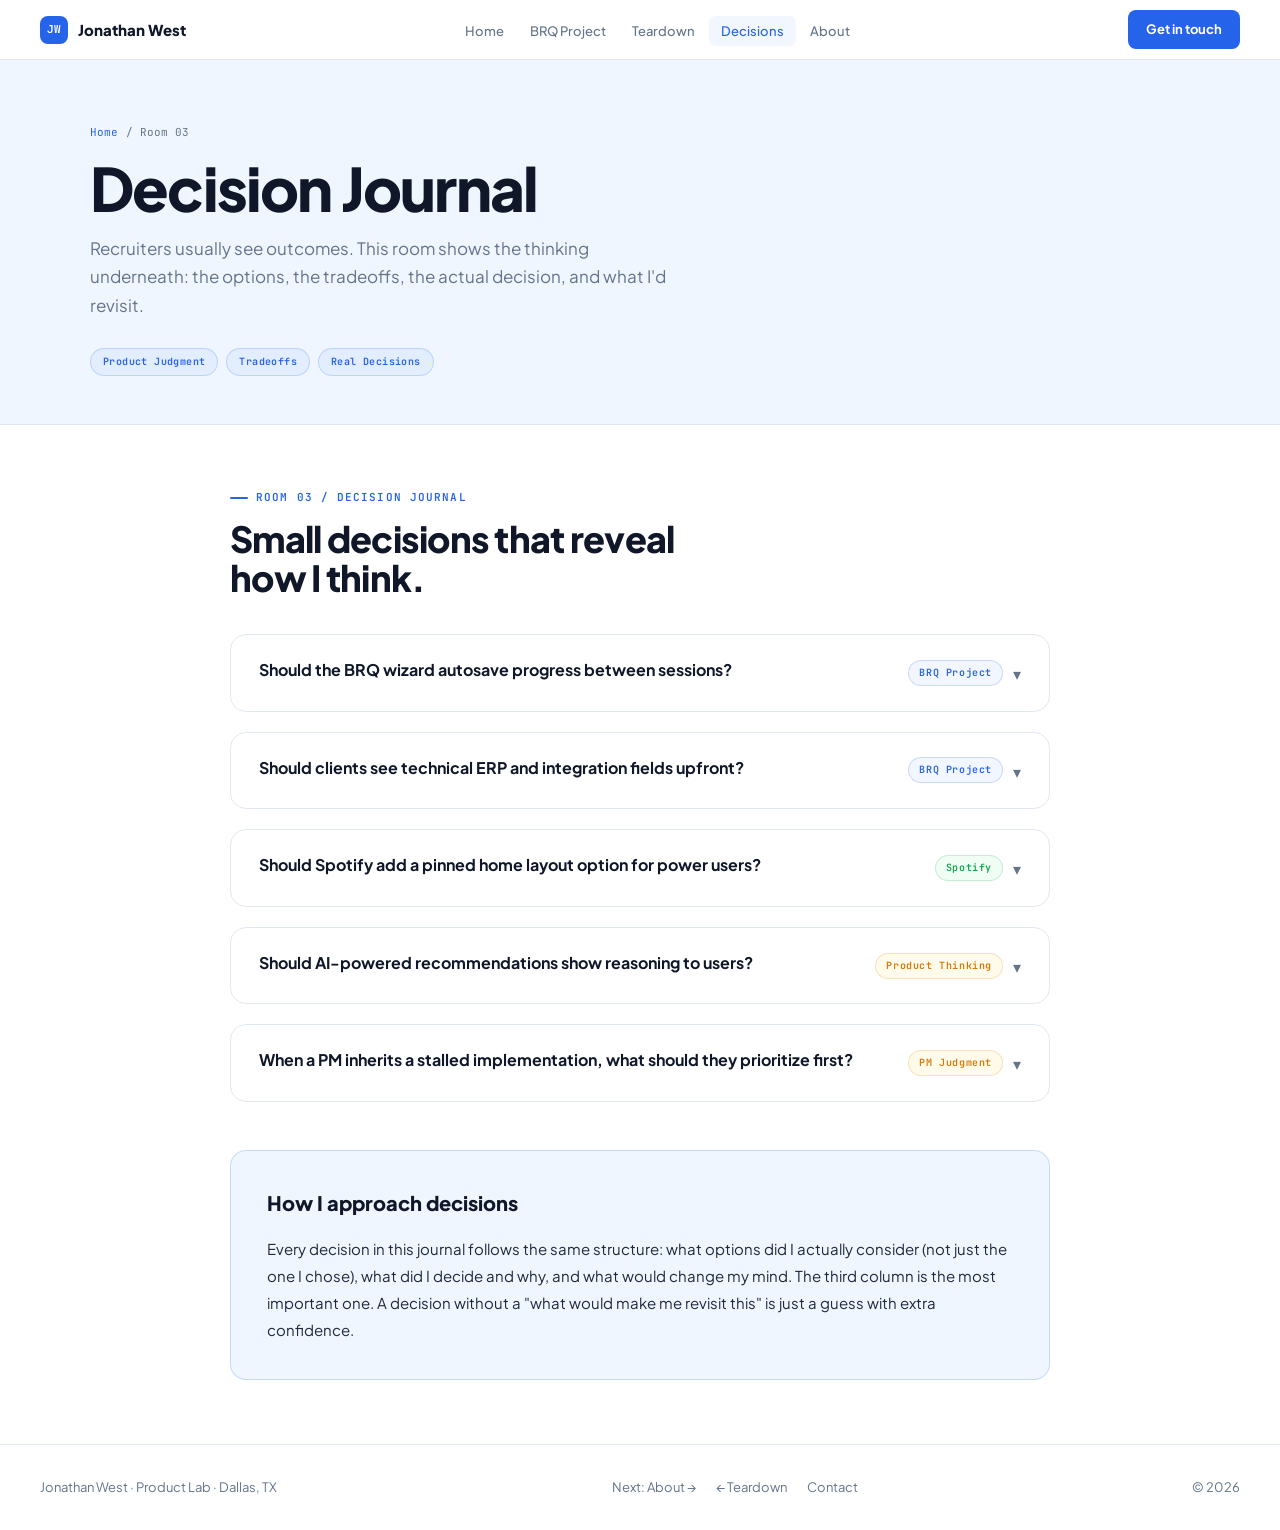
<file: decisions.html>
<!DOCTYPE html>
<html lang="en">
<head>
<meta charset="UTF-8">
<meta name="viewport" content="width=device-width, initial-scale=1.0">
<title>Decision Journal | Jonathan West</title>
<link rel="icon" href="data:image/svg+xml,<svg xmlns='http://www.w3.org/2000/svg' viewBox='0 0 32 32'><rect width='32' height='32' rx='8' fill='%232563EB'/><text y='22' font-size='14' fill='white' font-family='monospace' font-weight='bold' x='7'>JW</text></svg>">
<style>
@import url('https://fonts.googleapis.com/css2?family=Plus+Jakarta+Sans:ital,wght@0,400;0,500;0,600;0,700;0,800;1,400&family=JetBrains+Mono:wght@400;500;700&display=swap');
:root{--white:#FFFFFF;--off:#F8FAFC;--sky:#EFF6FF;--ink:#0F1729;--ink-2:#1E293B;--muted:#64748B;--rule:#E2E8F0;--blue:#2563EB;--blue-2:#1D4ED8;--blue-bg:rgba(37,99,235,0.06);--blue-border:rgba(37,99,235,0.2);--green:#16A34A;--green-bg:#F0FDF4;--amber:#D97706;--amber-bg:#FFFBEB}
*,*::before,*::after{box-sizing:border-box;margin:0;padding:0}
html{scroll-behavior:smooth}
body{background:var(--white);color:var(--ink);font-family:'Plus Jakarta Sans',sans-serif;font-size:15px;line-height:1.6;-webkit-font-smoothing:antialiased}
.nav{position:sticky;top:0;z-index:100;background:rgba(255,255,255,0.95);backdrop-filter:blur(12px);border-bottom:1px solid var(--rule);padding:0 40px;height:60px;display:flex;align-items:center;justify-content:space-between}
.nav-logo{display:flex;align-items:center;gap:10px;text-decoration:none;font-weight:800;font-size:15px;color:var(--ink)}
.nav-mark{width:28px;height:28px;border-radius:8px;background:var(--blue);display:flex;align-items:center;justify-content:center;color:#fff;font-family:'JetBrains Mono',monospace;font-size:11px;font-weight:700}
.nav-links{display:flex;gap:2px;list-style:none}
.nav-links a{font-size:13px;font-weight:500;color:var(--muted);text-decoration:none;padding:7px 12px;border-radius:7px;transition:color .15s,background .15s}
.nav-links a:hover{color:var(--ink);background:var(--off)}
.nav-links a.active{color:var(--blue);background:var(--blue-bg)}
.nav-cta{font-size:13px;font-weight:700;color:#fff;background:var(--blue);padding:9px 18px;border-radius:8px;text-decoration:none}
.nav-cta:hover{background:var(--blue-2)}

.page-hero{padding:64px 40px 48px;background:var(--sky);border-bottom:1px solid var(--rule)}
.page-hero-inner{max-width:1100px;margin:0 auto}
.breadcrumb{font-family:'JetBrains Mono',monospace;font-size:11px;color:var(--muted);margin-bottom:16px;display:flex;align-items:center;gap:8px}
.breadcrumb a{color:var(--blue);text-decoration:none}
.page-title{font-size:clamp(36px,5vw,60px);font-weight:900;letter-spacing:-.03em;line-height:1;color:var(--ink);margin-bottom:16px}
.page-sub{font-size:17px;color:var(--muted);max-width:580px;line-height:1.7;margin-bottom:28px}
.tags{display:flex;gap:8px;flex-wrap:wrap}
.tag{font-family:'JetBrains Mono',monospace;font-size:10px;font-weight:600;letter-spacing:.04em;padding:5px 12px;border-radius:20px}
.tag-blue{background:var(--blue-bg);border:1px solid var(--blue-border);color:var(--blue)}

.content{max-width:900px;margin:0 auto;padding:64px 40px}
.section-label{font-family:'JetBrains Mono',monospace;font-size:11px;font-weight:600;letter-spacing:.1em;text-transform:uppercase;color:var(--blue);display:flex;align-items:center;gap:8px;margin-bottom:12px}
.section-label::before{content:'';width:18px;height:2px;background:var(--blue);border-radius:2px}
h2{font-size:clamp(24px,3vw,36px);font-weight:800;letter-spacing:-.02em;line-height:1.1;color:var(--ink);margin-bottom:36px}

/* DECISION CARDS */
.decisions{display:flex;flex-direction:column;gap:20px}
.decision{background:var(--white);border:1.5px solid var(--rule);border-radius:16px;overflow:hidden;transition:border-color .2s,box-shadow .2s}
.decision:hover{border-color:var(--blue-border);box-shadow:0 8px 24px rgba(37,99,235,.07)}
.decision-header{padding:24px 28px;cursor:pointer;display:flex;align-items:flex-start;justify-content:space-between;gap:16px}
.decision-question{font-size:16px;font-weight:700;color:var(--ink);line-height:1.4}
.decision-source{font-family:'JetBrains Mono',monospace;font-size:10px;font-weight:600;letter-spacing:.06em;padding:4px 10px;border-radius:20px;white-space:nowrap;flex-shrink:0}
.src-brq{background:var(--blue-bg);border:1px solid var(--blue-border);color:var(--blue)}
.src-spotify{background:#F0FDF4;border:1px solid rgba(29,185,84,.2);color:#16A34A}
.src-pm{background:var(--amber-bg);border:1px solid rgba(217,119,6,.2);color:var(--amber)}
.decision-chevron{font-size:16px;color:var(--muted);transition:transform .25s;flex-shrink:0;margin-top:2px}
.decision.open .decision-chevron{transform:rotate(180deg)}
.decision-body{display:none;padding:0 28px 28px}
.decision.open .decision-body{display:block;animation:fadeup .25s ease}
@keyframes fadeup{from{opacity:0;transform:translateY(6px)}to{opacity:1;transform:translateY(0)}}
.decision-context{font-size:14px;color:var(--muted);line-height:1.7;margin-bottom:20px;padding:16px;background:var(--off);border-radius:10px;border-left:3px solid var(--muted-2)}
.decision-grid{display:grid;grid-template-columns:1fr 1fr 1fr;gap:12px;margin-bottom:20px}
.dg-cell{border-radius:10px;padding:16px}
.dg-cell.options{background:var(--off);border:1px solid var(--rule)}
.dg-cell.decision{background:var(--blue-bg);border:1px solid var(--blue-border)}
.dg-cell.revisit{background:var(--amber-bg);border:1px solid rgba(217,119,6,.15)}
.dg-label{font-family:'JetBrains Mono',monospace;font-size:9px;font-weight:700;letter-spacing:.1em;text-transform:uppercase;margin-bottom:8px}
.dg-cell.options .dg-label{color:var(--muted)}
.dg-cell.decision .dg-label{color:var(--blue)}
.dg-cell.revisit .dg-label{color:var(--amber)}
.dg-text{font-size:13px;line-height:1.65}
.dg-cell.options .dg-text{color:var(--ink-2)}
.dg-cell.decision .dg-text{color:var(--ink);font-weight:600}
.dg-cell.revisit .dg-text{color:var(--ink-2)}
.decision-principle{font-family:'JetBrains Mono',monospace;font-size:11px;color:var(--blue);padding:12px 16px;background:var(--blue-bg);border-radius:8px;line-height:1.5}

/* THINKING SECTION */
.thinking-card{background:var(--sky);border:1px solid var(--blue-border);border-radius:16px;padding:36px;margin-top:48px}
.thinking-title{font-size:20px;font-weight:800;color:var(--ink);margin-bottom:16px}
.thinking-text{font-size:15px;color:var(--ink-2);line-height:1.8}

.footer{border-top:1px solid var(--rule);padding:32px 40px;display:flex;align-items:center;justify-content:space-between;font-size:13px;color:var(--muted)}
.footer-links{display:flex;gap:20px}
.footer-links a{color:var(--muted);text-decoration:none;transition:color .15s}
.footer-links a:hover{color:var(--blue)}
.reveal{opacity:0;transform:translateY(16px);transition:opacity .55s ease,transform .55s ease}
.reveal.visible{opacity:1;transform:translateY(0)}
.reveal-d1{transition-delay:.08s}
@media(max-width:768px){.nav{padding:0 20px}.nav-links{display:none}.page-hero,.content{padding-left:20px;padding-right:20px}.decision-grid{grid-template-columns:1fr}.decision-header{flex-direction:column;gap:10px}.footer{flex-direction:column;gap:12px;padding:24px 20px;text-align:center}}
</style>
</head>
<body>
<nav class="nav">
  <a class="nav-logo" href="index.html"><div class="nav-mark">JW</div>Jonathan West</a>
  <ul class="nav-links">
    <li><a href="index.html">Home</a></li>
    <li><a href="brq.html">BRQ Project</a></li>
    <li><a href="spotify.html">Teardown</a></li>
    <li><a href="decisions.html" class="active">Decisions</a></li>
    <li><a href="about.html">About</a></li>
  </ul>
  <a class="nav-cta" href="contact.html">Get in touch</a>
</nav>

<div class="page-hero">
  <div class="page-hero-inner">
    <div class="breadcrumb"><a href="index.html">Home</a> / Room 03</div>
    <h1 class="page-title">Decision Journal</h1>
    <p class="page-sub">Recruiters usually see outcomes. This room shows the thinking underneath: the options, the tradeoffs, the actual decision, and what I'd revisit.</p>
    <div class="tags"><span class="tag tag-blue">Product Judgment</span><span class="tag tag-blue">Tradeoffs</span><span class="tag tag-blue">Real Decisions</span></div>
  </div>
</div>

<div class="content">
  <div class="section-label reveal">Room 03 / Decision Journal</div>
  <h2 class="reveal reveal-d1">Small decisions that reveal<br>how I think.</h2>

  <div class="decisions">

    <div class="decision reveal">
      <div class="decision-header" onclick="toggle(this)">
        <div class="decision-question">Should the BRQ wizard autosave progress between sessions?</div>
        <div style="display:flex;align-items:center;gap:10px;flex-shrink:0">
          <span class="decision-source src-brq">BRQ Project</span>
          <span class="decision-chevron">▾</span>
        </div>
      </div>
      <div class="decision-body">
        <div class="decision-context">Clients sometimes start the intake and get pulled away before finishing. We were losing partially-completed forms with no recovery path.</div>
        <div class="decision-grid">
          <div class="dg-cell options"><div class="dg-label">Options considered</div><div class="dg-text">Add browser localStorage autosave. Build server-side session persistence. Ship a shorter flow that can be completed in one sitting. Do nothing.</div></div>
          <div class="dg-cell decision"><div class="dg-label">Decision</div><div class="dg-text">Defer autosave. Design the flow to complete in under 8 minutes and remove optional fields that cause hesitation. Ship first, add draft recovery if analytics show meaningful abandonment.</div></div>
          <div class="dg-cell revisit"><div class="dg-label">What I'd revisit</div><div class="dg-text">If usage data showed 20%+ abandonment mid-flow, autosave becomes the priority fix. Without that data, it's premature complexity.</div></div>
        </div>
        <div class="decision-principle">Principle: Complexity earns its place. Ship the simpler version first and let data justify the harder build.</div>
      </div>
    </div>

    <div class="decision reveal reveal-d1">
      <div class="decision-header" onclick="toggle(this)">
        <div class="decision-question">Should clients see technical ERP and integration fields upfront?</div>
        <div style="display:flex;align-items:center;gap:10px;flex-shrink:0">
          <span class="decision-source src-brq">BRQ Project</span>
          <span class="decision-chevron">▾</span>
        </div>
      </div>
      <div class="decision-body">
        <div class="decision-context">The original BRQ asked technical AR code and ERP questions early, before the client had context for why we needed them. IT stakeholders answered incorrectly; non-technical stakeholders skipped entirely.</div>
        <div class="decision-grid">
          <div class="dg-cell options"><div class="dg-label">Options considered</div><div class="dg-text">Show all fields to all clients. Hide technical fields entirely and let PMs fill them separately. Reveal technical fields conditionally based on institution type.</div></div>
          <div class="dg-cell decision"><div class="dg-label">Decision</div><div class="dg-text">Conditional reveal. Community colleges and small private institutions see a simplified flow. Multi-campus systems and large universities see the full technical section. Institution type drives the branching logic.</div></div>
          <div class="dg-cell revisit"><div class="dg-label">What I'd revisit</div><div class="dg-text">The branching adds maintenance complexity. Worth monitoring whether the split actually reduces follow-up questions or just shifts where they happen.</div></div>
        </div>
        <div class="decision-principle">Principle: The client should not feel punished for not knowing implementation language. That's our job to translate.</div>
      </div>
    </div>

    <div class="decision reveal">
      <div class="decision-header" onclick="toggle(this)">
        <div class="decision-question">Should Spotify add a pinned home layout option for power users?</div>
        <div style="display:flex;align-items:center;gap:10px;flex-shrink:0">
          <span class="decision-source src-spotify">Spotify</span>
          <span class="decision-chevron">▾</span>
        </div>
      </div>
      <div class="decision-body">
        <div class="decision-context">Power users frequently complain that the Spotify home screen rearranges itself, making it harder to navigate to the same content reliably. The algorithmic home is optimized for discovery, not navigation.</div>
        <div class="decision-grid">
          <div class="dg-cell options"><div class="dg-label">Options considered</div><div class="dg-text">Full user-controlled home layout. A pinned "favorites" row at the top that stays stable. A toggle between "discovery mode" and "navigation mode." Do nothing.</div></div>
          <div class="dg-cell decision"><div class="dg-label">Decision</div><div class="dg-text">Test demand first with a pinned row — not a full layout editor. A single pinned section adds predictability for power users without committing to preference management infrastructure for a feature with uncertain adoption.</div></div>
          <div class="dg-cell revisit"><div class="dg-label">What I'd revisit</div><div class="dg-text">If adoption is high and users are actively managing the pinned section, invest in a fuller layout customization system. If adoption is low, deprioritize and focus on search intent fixes instead.</div></div>
        </div>
        <div class="decision-principle">Principle: Validate demand with the smallest version of the feature before building the infrastructure to support it.</div>
      </div>
    </div>

    <div class="decision reveal reveal-d1">
      <div class="decision-header" onclick="toggle(this)">
        <div class="decision-question">Should AI-powered recommendations show reasoning to users?</div>
        <div style="display:flex;align-items:center;gap:10px;flex-shrink:0">
          <span class="decision-source src-pm">Product Thinking</span>
          <span class="decision-chevron">▾</span>
        </div>
      </div>
      <div class="decision-body">
        <div class="decision-context">Across both Spotify (why is this in my Discover Weekly?) and the BRQ tool (why is this field appearing now?), users encounter AI or algorithmic decisions without explanation. The question is whether transparency helps or hurts the product experience.</div>
        <div class="decision-grid">
          <div class="dg-cell options"><div class="dg-label">Options considered</div><div class="dg-text">No explanation — keep the interface clean. Full explanation — show the reasoning algorithm. Light explainability — a brief tag or label. User-controlled — let users toggle explanation on/off.</div></div>
          <div class="dg-cell decision"><div class="dg-label">Decision</div><div class="dg-text">Light explainability by default. A brief "because you listened to X" or "this field appears for multi-campus systems" gives enough context to build trust without overwhelming the interface. Users who want more can ask.</div></div>
          <div class="dg-cell revisit"><div class="dg-label">What I'd revisit</div><div class="dg-text">If users are actively ignoring the explainability labels, reconsider whether the cognitive cost is worth the trust benefit. Run a test.</div></div>
        </div>
        <div class="decision-principle">Principle: Trust depends on evidence. A recommendation without explanation increases speed but decreases confidence. The tradeoff is worth making explicit.</div>
      </div>
    </div>

    <div class="decision reveal">
      <div class="decision-header" onclick="toggle(this)">
        <div class="decision-question">When a PM inherits a stalled implementation, what should they prioritize first?</div>
        <div style="display:flex;align-items:center;gap:10px;flex-shrink:0">
          <span class="decision-source src-pm">PM Judgment</span>
          <span class="decision-chevron">▾</span>
        </div>
      </div>
      <div class="decision-body">
        <div class="decision-context">I inherited a stalled higher education implementation mid-project with unresolved ERP issues, a frustrated client, and unclear internal ownership. The immediate instinct was to fix the technical problem. That was the wrong instinct.</div>
        <div class="decision-grid">
          <div class="dg-cell options"><div class="dg-label">Options considered</div><div class="dg-text">Fix the technical ERP issue immediately. Clarify internal ownership first. Rebuild the client relationship first. Do a full audit before doing anything.</div></div>
          <div class="dg-cell decision"><div class="dg-label">Decision</div><div class="dg-text">Audit first, client relationship second, technical fix third. The ERP issue was blocking delivery, but a frustrated client won't trust any fix until they believe someone is actually in charge. Establishing that trust bought us the time to solve the technical problem correctly.</div></div>
          <div class="dg-cell revisit"><div class="dg-label">What I'd revisit</div><div class="dg-text">If the technical issue had been causing active client data problems, I'd have reordered — fix the harm first, then rebuild the relationship. Context matters more than any rule.</div></div>
        </div>
        <div class="decision-principle">Principle: When a project is stalled, the blocker is almost never just technical. Fix the trust first.</div>
      </div>
    </div>

  </div>

  <div class="thinking-card reveal" style="margin-top:48px">
    <div class="thinking-title">How I approach decisions</div>
    <div class="thinking-text">Every decision in this journal follows the same structure: what options did I actually consider (not just the one I chose), what did I decide and why, and what would change my mind. The third column is the most important one. A decision without a "what would make me revisit this" is just a guess with extra confidence.</div>
  </div>
</div>

<footer class="footer">
  <span>Jonathan West · Product Lab · Dallas, TX</span>
  <div class="footer-links"><a href="about.html">Next: About →</a><a href="spotify.html">← Teardown</a><a href="contact.html">Contact</a></div>
  <span>© 2026</span>
</footer>

<script>
function toggle(header) {
  const card = header.closest('.decision');
  const isOpen = card.classList.contains('open');
  document.querySelectorAll('.decision').forEach(d => d.classList.remove('open'));
  if (!isOpen) card.classList.add('open');
}
const ro = new IntersectionObserver(entries=>{entries.forEach(e=>{if(e.isIntersecting){e.target.classList.add('visible');ro.unobserve(e.target);}});},{threshold:.08});
document.querySelectorAll('.reveal').forEach(el=>ro.observe(el));
</script>
</body>
</html>
</file>
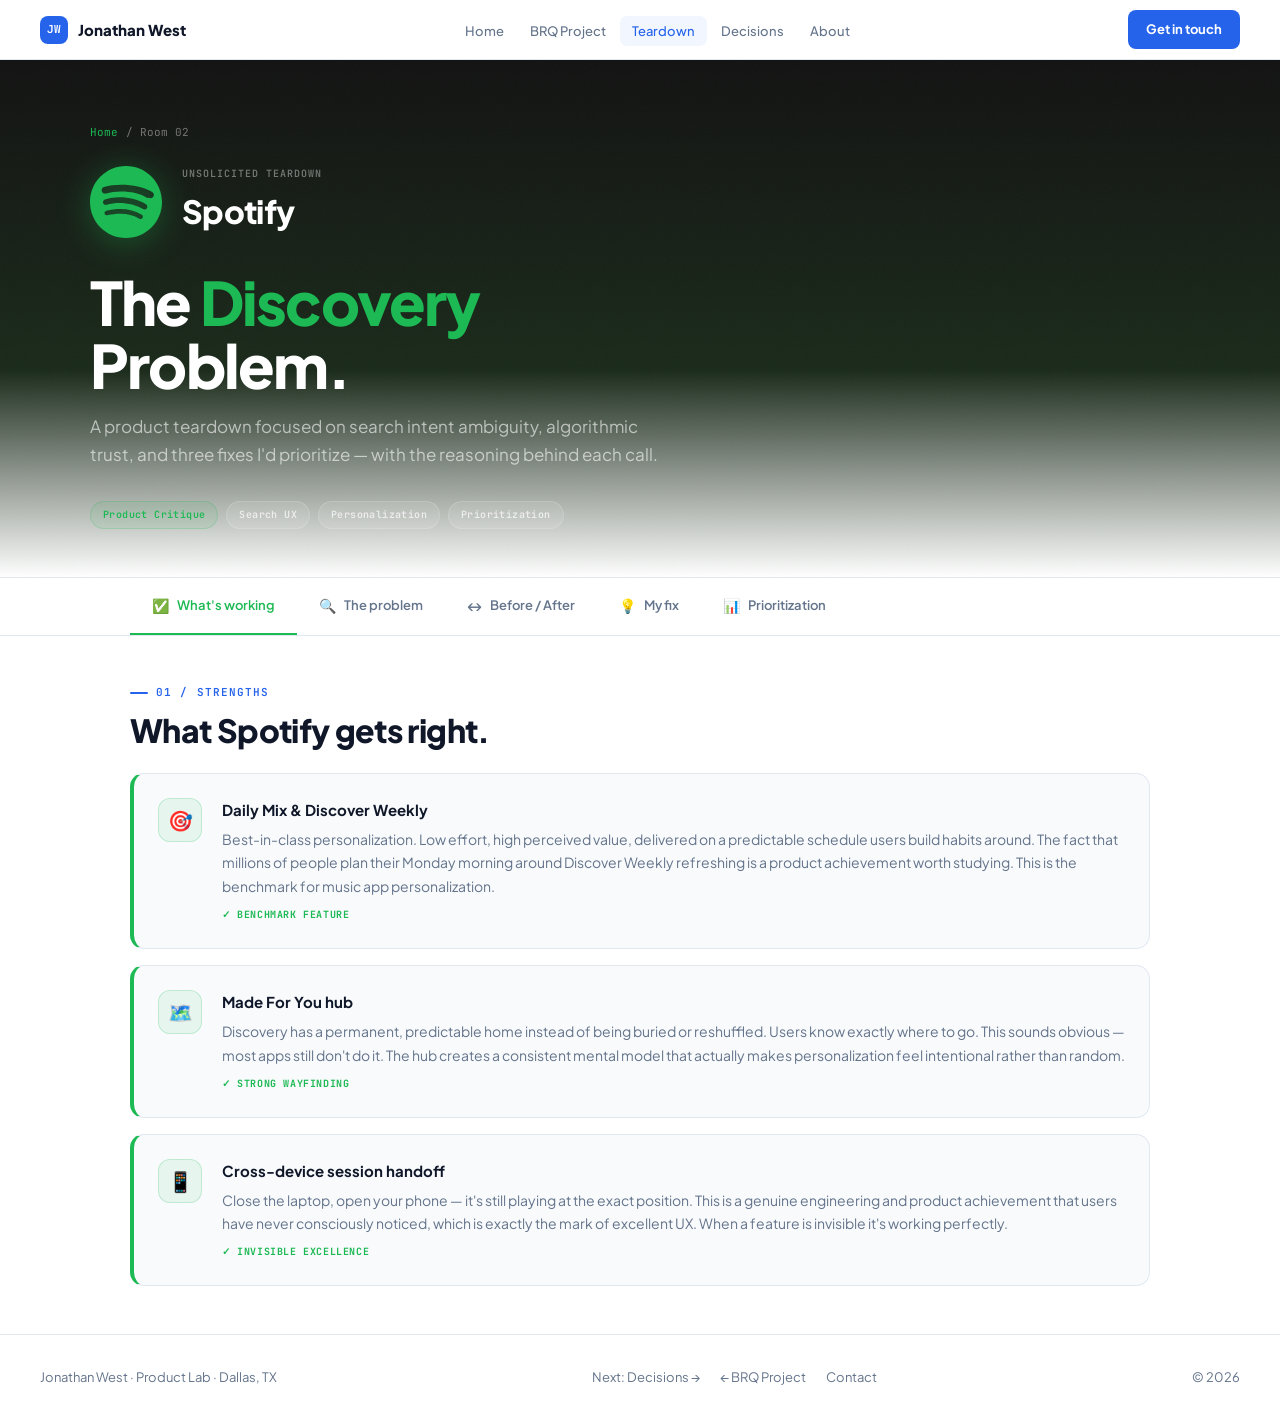
<file: spotify.html>
<!DOCTYPE html>
<html lang="en">
<head>
<meta charset="UTF-8">
<meta name="viewport" content="width=device-width, initial-scale=1.0">
<title>Spotify Teardown | Jonathan West</title>
<link rel="icon" href="data:image/svg+xml,<svg xmlns='http://www.w3.org/2000/svg' viewBox='0 0 32 32'><rect width='32' height='32' rx='8' fill='%232563EB'/><text y='22' font-size='14' fill='white' font-family='monospace' font-weight='bold' x='7'>JW</text></svg>">
<style>
@import url('https://fonts.googleapis.com/css2?family=Plus+Jakarta+Sans:ital,wght@0,400;0,500;0,600;0,700;0,800;1,400&family=JetBrains+Mono:wght@400;500;700&display=swap');
:root{
  --white:#FFFFFF;--off:#F8FAFC;--sky:#EFF6FF;--ink:#0F1729;--ink-2:#1E293B;
  --muted:#64748B;--muted-2:#94A3B8;--rule:#E2E8F0;
  --blue:#2563EB;--blue-2:#1D4ED8;--blue-bg:rgba(37,99,235,0.06);--blue-border:rgba(37,99,235,0.2);
  --green:#16A34A;--green-bg:#F0FDF4;--amber:#D97706;--amber-bg:#FFFBEB;
  --spotify:#1DB954;--spotify-dark:#158a3e;--spotify-bg:rgba(29,185,84,0.08);--spotify-border:rgba(29,185,84,0.2);
  --sp-black:#121212;--sp-dark:#181818;--sp-card:#282828;--sp-hover:#333333;
}
*,*::before,*::after{box-sizing:border-box;margin:0;padding:0}
html{scroll-behavior:smooth}
body{background:var(--white);color:var(--ink);font-family:'Plus Jakarta Sans',sans-serif;font-size:15px;line-height:1.6;-webkit-font-smoothing:antialiased}

/* NAV */
.nav{position:sticky;top:0;z-index:100;background:rgba(255,255,255,0.95);backdrop-filter:blur(12px);border-bottom:1px solid var(--rule);padding:0 40px;height:60px;display:flex;align-items:center;justify-content:space-between}
.nav-logo{display:flex;align-items:center;gap:10px;text-decoration:none;font-weight:800;font-size:15px;color:var(--ink)}
.nav-mark{width:28px;height:28px;border-radius:8px;background:var(--blue);display:flex;align-items:center;justify-content:center;color:#fff;font-family:'JetBrains Mono',monospace;font-size:11px;font-weight:700}
.nav-links{display:flex;gap:2px;list-style:none}
.nav-links a{font-size:13px;font-weight:500;color:var(--muted);text-decoration:none;padding:7px 12px;border-radius:7px;transition:color .15s,background .15s}
.nav-links a:hover{color:var(--ink);background:var(--off)}
.nav-links a.active{color:var(--blue);background:var(--blue-bg)}
.nav-cta{font-size:13px;font-weight:700;color:#fff;background:var(--blue);padding:9px 18px;border-radius:8px;text-decoration:none;transition:background .15s}
.nav-cta:hover{background:var(--blue-2)}

/* HERO — SPOTIFY BRANDED */
.page-hero{
  padding:64px 40px 0;
  background:linear-gradient(180deg,var(--sp-black) 0%,#1a2a1a 60%,var(--white) 100%);
  border-bottom:1px solid var(--rule);
  position:relative;overflow:hidden;
}
.hero-noise{
  position:absolute;inset:0;opacity:.03;pointer-events:none;
  background-image:url("data:image/svg+xml,%3Csvg viewBox='0 0 200 200' xmlns='http://www.w3.org/2000/svg'%3E%3Cfilter id='n'%3E%3CfeTurbulence type='fractalNoise' baseFrequency='.9' numOctaves='4'/%3E%3C/filter%3E%3Crect width='100%25' height='100%25' filter='url(%23n)'/%3E%3C/svg%3E");
  background-size:200px;
}
.hero-inner{max-width:1100px;margin:0 auto;position:relative;z-index:1;padding-bottom:48px}
.breadcrumb{font-family:'JetBrains Mono',monospace;font-size:11px;color:rgba(255,255,255,0.4);margin-bottom:24px;display:flex;align-items:center;gap:8px}
.breadcrumb a{color:var(--spotify);text-decoration:none}
.hero-brand{display:flex;align-items:center;gap:20px;margin-bottom:32px}
.spotify-logo-wrap{width:72px;height:72px;filter:drop-shadow(0 4px 16px rgba(29,185,84,.4))}
.hero-brand-text{}
.hero-brand-label{font-family:'JetBrains Mono',monospace;font-size:10px;font-weight:600;letter-spacing:.1em;text-transform:uppercase;color:rgba(255,255,255,.4);margin-bottom:4px}
.hero-brand-name{font-size:32px;font-weight:900;color:#fff;letter-spacing:-.02em}
.hero-headline{font-size:clamp(36px,5vw,60px);font-weight:900;letter-spacing:-.03em;line-height:1.05;color:#fff;margin-bottom:16px}
.hero-headline .green{color:var(--spotify)}
.hero-sub{font-size:17px;color:rgba(255,255,255,.6);max-width:580px;line-height:1.7;margin-bottom:32px}
.hero-tags{display:flex;gap:8px;flex-wrap:wrap}
.tag{font-family:'JetBrains Mono',monospace;font-size:10px;font-weight:600;letter-spacing:.04em;padding:5px 12px;border-radius:20px}
.tag-spotify{background:var(--spotify-bg);border:1px solid var(--spotify-border);color:var(--spotify)}
.tag-white{background:rgba(255,255,255,.1);border:1px solid rgba(255,255,255,.15);color:rgba(255,255,255,.7)}

/* TAB INTERFACE */
.tab-section{background:var(--white)}
.tab-bar-wrap{position:sticky;top:60px;z-index:90;background:rgba(255,255,255,.97);backdrop-filter:blur(10px);border-bottom:1px solid var(--rule)}
.tab-bar{max-width:1100px;margin:0 auto;padding:0 40px;display:flex;gap:0;overflow-x:auto;scrollbar-width:none}
.tab-bar::-webkit-scrollbar{display:none}
.tab-btn{
  padding:16px 22px;font-size:13px;font-weight:600;color:var(--muted);
  cursor:pointer;border-bottom:2px solid transparent;
  transition:color .15s,border-color .15s;white-space:nowrap;
  display:flex;align-items:center;gap:8px;
}
.tab-btn:hover{color:var(--ink)}
.tab-btn.active{color:var(--spotify);border-bottom-color:var(--spotify)}
.tab-btn .tab-icon{font-size:14px}
.tab-panels{max-width:1100px;margin:0 auto;padding:48px 40px}
.tab-panel{display:none;animation:fadeup .3s ease}
.tab-panel.active{display:block}
@keyframes fadeup{from{opacity:0;transform:translateY(8px)}to{opacity:1;transform:translateY(0)}}

/* WORKS WELL */
.works-grid{display:flex;flex-direction:column;gap:16px}
.works-item{
  display:flex;gap:20px;background:var(--off);border:1.5px solid var(--rule);
  border-radius:14px;padding:24px;
  border-left:4px solid var(--spotify);
  transition:border-color .2s,box-shadow .2s;
}
.works-item:hover{box-shadow:0 4px 16px rgba(29,185,84,.1)}
.works-badge{
  width:44px;height:44px;border-radius:12px;
  background:var(--spotify-bg);border:1px solid var(--spotify-border);
  display:flex;align-items:center;justify-content:center;font-size:20px;flex-shrink:0;
}
.works-title{font-size:15px;font-weight:700;color:var(--ink);margin-bottom:6px}
.works-text{font-size:14px;color:var(--muted);line-height:1.7}
.works-verdict{
  display:inline-flex;align-items:center;gap:5px;
  font-family:'JetBrains Mono',monospace;font-size:10px;font-weight:700;
  letter-spacing:.06em;text-transform:uppercase;
  color:var(--spotify);margin-top:8px;
}

/* PROBLEM */
.prob-intro{font-size:15px;color:var(--ink-2);line-height:1.8;margin-bottom:32px;max-width:700px}
.prob-cards{display:grid;grid-template-columns:repeat(3,1fr);gap:16px;margin-bottom:32px}
.prob-card{
  background:var(--white);border:1.5px solid var(--rule);border-radius:14px;padding:24px;
  border-top:3px solid var(--amber);
}
.prob-num{
  width:28px;height:28px;border-radius:8px;background:var(--amber-bg);
  color:var(--amber);font-family:'JetBrains Mono',monospace;font-size:12px;font-weight:700;
  display:flex;align-items:center;justify-content:center;margin-bottom:12px;
}
.prob-title{font-size:14px;font-weight:700;color:var(--ink);margin-bottom:8px}
.prob-text{font-size:13px;color:var(--muted);line-height:1.65}
.prob-deepdive{
  background:var(--off);border:1px solid var(--rule);border-radius:14px;padding:28px;
  border-left:4px solid var(--amber);
}
.pd-label{font-family:'JetBrains Mono',monospace;font-size:10px;font-weight:700;letter-spacing:.08em;text-transform:uppercase;color:var(--amber);margin-bottom:10px}
.pd-title{font-size:17px;font-weight:700;color:var(--ink);margin-bottom:12px}
.pd-text{font-size:14px;color:var(--ink-2);line-height:1.8}
.pd-text p+p{margin-top:12px}

/* BEFORE / AFTER — REAL SPOTIFY UI */
.ba-intro{font-size:15px;color:var(--ink-2);line-height:1.8;margin-bottom:32px;max-width:700px}
.ba-wrap{display:grid;grid-template-columns:1fr 1fr;gap:24px;margin-bottom:28px}
.ba-panel{border-radius:16px;overflow:hidden;border:1.5px solid var(--rule)}
.ba-label-bar{padding:12px 18px;font-family:'JetBrains Mono',monospace;font-size:11px;font-weight:700;letter-spacing:.06em;text-transform:uppercase;display:flex;align-items:center;gap:8px}
.ba-before .ba-label-bar{background:var(--amber-bg);color:var(--amber);border-bottom:1px solid rgba(217,119,6,.15)}
.ba-after .ba-label-bar{background:var(--spotify-bg);color:var(--spotify);border-bottom:1px solid var(--spotify-border)}

/* SPOTIFY UI MOCK */
.sp-ui{background:var(--sp-black);padding:0;min-height:320px}
.sp-topbar{
  background:var(--sp-dark);padding:14px 16px;
  display:flex;align-items:center;gap:10px;
  border-bottom:1px solid rgba(255,255,255,.06);
}
.sp-search-box{
  flex:1;background:rgba(255,255,255,.1);border-radius:20px;
  padding:9px 14px 9px 36px;font-size:13px;color:rgba(255,255,255,.9);
  position:relative;display:flex;align-items:center;
}
.sp-search-icon{position:absolute;left:12px;opacity:.6;font-size:14px}
.sp-search-text{font-size:13px;color:rgba(255,255,255,.8)}
.sp-content{padding:16px}
.sp-result-section{margin-bottom:16px}
.sp-section-label{font-size:11px;font-weight:700;color:rgba(255,255,255,.4);letter-spacing:.06em;text-transform:uppercase;margin-bottom:10px;font-family:'JetBrains Mono',monospace}
.sp-result{
  display:flex;align-items:center;gap:12px;padding:8px 10px;
  border-radius:6px;transition:background .15s;margin-bottom:4px;
}
.sp-result:hover{background:var(--sp-hover)}
.sp-result-art{
  width:40px;height:40px;border-radius:4px;
  display:flex;align-items:center;justify-content:center;
  font-size:18px;flex-shrink:0;
}
.sp-result-info{}
.sp-result-name{font-size:13px;font-weight:600;color:#fff;margin-bottom:1px}
.sp-result-type{font-size:11px;color:rgba(255,255,255,.5);font-family:'JetBrains Mono',monospace}
.sp-confused{
  margin-top:12px;padding:10px 12px;background:rgba(217,119,6,.1);
  border-radius:8px;border:1px solid rgba(217,119,6,.2);
  font-size:11px;color:var(--amber);font-family:'JetBrains Mono',monospace;
  display:flex;align-items:center;gap:6px;
}
.sp-filter-row{display:flex;gap:8px;padding:14px 16px;border-bottom:1px solid rgba(255,255,255,.06);overflow-x:auto;scrollbar-width:none}
.sp-filter{
  padding:6px 14px;border-radius:20px;font-size:12px;font-weight:600;
  white-space:nowrap;cursor:pointer;transition:background .15s;
  background:rgba(255,255,255,.1);color:rgba(255,255,255,.8);
}
.sp-filter.active{background:var(--spotify);color:var(--sp-black)}
.sp-success{
  padding:10px 12px;background:rgba(29,185,84,.1);
  border-radius:8px;border:1px solid var(--spotify-border);
  font-size:11px;color:var(--spotify);font-family:'JetBrains Mono',monospace;
  margin-top:12px;display:flex;align-items:center;gap:6px;
}

/* MY FIX */
.fix-intro{font-size:15px;color:var(--ink-2);line-height:1.8;margin-bottom:32px;max-width:700px}
.fix-cards{display:grid;grid-template-columns:repeat(3,1fr);gap:16px;margin-bottom:24px}
.fix-card{
  background:var(--white);border:1.5px solid var(--rule);border-radius:14px;padding:24px;
  border-top:3px solid var(--blue);
  transition:border-color .2s,transform .2s,box-shadow .2s;
}
.fix-card:hover{border-top-color:var(--spotify);transform:translateY(-2px);box-shadow:0 8px 24px rgba(29,185,84,.1)}
.fix-icon{font-size:24px;margin-bottom:12px}
.fix-title{font-size:14px;font-weight:700;color:var(--ink);margin-bottom:8px}
.fix-text{font-size:13px;color:var(--muted);line-height:1.65}
.fix-note{
  font-size:14px;color:var(--ink-2);line-height:1.75;padding:24px;
  background:var(--sky);border-radius:12px;border-left:4px solid var(--blue);
}

/* PRIORITIZATION */
.pri-intro{font-size:15px;color:var(--ink-2);line-height:1.8;margin-bottom:32px;max-width:700px}
.pri-table{width:100%;border-collapse:collapse;border:1.5px solid var(--rule);border-radius:14px;overflow:hidden;margin-bottom:24px}
.pri-table th{font-family:'JetBrains Mono',monospace;font-size:10px;font-weight:700;letter-spacing:.06em;text-transform:uppercase;color:var(--muted);background:var(--off);padding:14px 18px;text-align:left;border-bottom:1px solid var(--rule)}
.pri-table td{padding:16px 18px;font-size:14px;color:var(--ink-2);border-bottom:1px solid var(--rule);vertical-align:middle}
.pri-table tr:last-child td{border-bottom:none}
.pri-table tr:hover td{background:var(--sky)}
.pri-table td:first-child{font-weight:700;color:var(--ink)}
.pill{font-family:'JetBrains Mono',monospace;font-size:10px;font-weight:700;padding:4px 10px;border-radius:6px;white-space:nowrap}
.pill-h{background:var(--green-bg);color:var(--green)}
.pill-m{background:var(--amber-bg);color:var(--amber)}
.pill-lo{background:var(--off);color:var(--muted);border:1px solid var(--rule)}
.call-1{font-weight:800;color:var(--spotify)}
.call-2{font-weight:700;color:var(--blue)}
.call-3{font-weight:600;color:var(--muted)}
.pri-insight{
  background:var(--sp-black);border-radius:14px;padding:28px;
  display:flex;gap:16px;align-items:flex-start;
}
.pi-icon{font-size:24px;flex-shrink:0}
.pi-label{font-family:'JetBrains Mono',monospace;font-size:10px;font-weight:700;letter-spacing:.08em;text-transform:uppercase;color:var(--spotify);margin-bottom:6px}
.pi-text{font-size:14px;color:rgba(255,255,255,.7);line-height:1.7}

/* SECTION LABEL */
.sec-label{font-family:'JetBrains Mono',monospace;font-size:11px;font-weight:600;letter-spacing:.1em;text-transform:uppercase;color:var(--blue);display:flex;align-items:center;gap:8px;margin-bottom:12px}
.sec-label::before{content:'';width:18px;height:2px;background:var(--blue);border-radius:2px}
h2{font-size:clamp(22px,2.5vw,32px);font-weight:800;letter-spacing:-.02em;line-height:1.1;color:var(--ink);margin-bottom:24px}

/* FOOTER */
.footer{border-top:1px solid var(--rule);padding:32px 40px;display:flex;align-items:center;justify-content:space-between;font-size:13px;color:var(--muted)}
.footer-links{display:flex;gap:20px}
.footer-links a{color:var(--muted);text-decoration:none;transition:color .15s}
.footer-links a:hover{color:var(--blue)}

/* REVEAL */
.reveal{opacity:0;transform:translateY(16px);transition:opacity .55s ease,transform .55s ease}
.reveal.visible{opacity:1;transform:translateY(0)}
.reveal-d1{transition-delay:.08s}.reveal-d2{transition-delay:.16s}

@media(max-width:768px){
  .nav{padding:0 20px}.nav-links{display:none}
  .page-hero{padding:40px 20px 0}
  .tab-bar{padding:0 20px}
  .tab-panels{padding:32px 20px}
  .prob-cards,.fix-cards{grid-template-columns:1fr}
  .ba-wrap{grid-template-columns:1fr}
  .footer{flex-direction:column;gap:12px;padding:24px 20px;text-align:center}
}
</style>
</head>
<body>

<nav class="nav">
  <a class="nav-logo" href="index.html"><div class="nav-mark">JW</div>Jonathan West</a>
  <ul class="nav-links">
    <li><a href="index.html">Home</a></li>
    <li><a href="brq.html">BRQ Project</a></li>
    <li><a href="spotify.html" class="active">Teardown</a></li>
    <li><a href="decisions.html">Decisions</a></li>
    <li><a href="about.html">About</a></li>
  </ul>
  <a class="nav-cta" href="contact.html">Get in touch</a>
</nav>

<!-- HERO -->
<div class="page-hero">
  <div class="hero-noise"></div>
  <div class="hero-inner">
    <div class="breadcrumb"><a href="index.html">Home</a> / Room 02</div>
    <div class="hero-brand">
      <div class="spotify-logo-wrap">
        <img src="[data-uri]" width="72" height="72" alt="Spotify">
      </div>
      <div class="hero-brand-text">
        <div class="hero-brand-label">Unsolicited teardown</div>
        <div class="hero-brand-name">Spotify</div>
      </div>
    </div>
    <h1 class="hero-headline">The <span class="green">Discovery</span><br>Problem.</h1>
    <p class="hero-sub">A product teardown focused on search intent ambiguity, algorithmic trust, and three fixes I'd prioritize — with the reasoning behind each call.</p>
    <div class="hero-tags">
      <span class="tag tag-spotify">Product Critique</span>
      <span class="tag tag-white">Search UX</span>
      <span class="tag tag-white">Personalization</span>
      <span class="tag tag-white">Prioritization</span>
    </div>
  </div>
</div>

<!-- STICKY TABS -->
<div class="tab-bar-wrap">
  <div class="tab-bar">
    <div class="tab-btn active" data-tab="works"><span class="tab-icon">✅</span> What's working</div>
    <div class="tab-btn" data-tab="problem"><span class="tab-icon">🔍</span> The problem</div>
    <div class="tab-btn" data-tab="before"><span class="tab-icon">↔️</span> Before / After</div>
    <div class="tab-btn" data-tab="fix"><span class="tab-icon">💡</span> My fix</div>
    <div class="tab-btn" data-tab="priority"><span class="tab-icon">📊</span> Prioritization</div>
  </div>
</div>

<div class="tab-section">
<div class="tab-panels">

  <!-- WORKS WELL -->
  <div class="tab-panel active" id="tab-works">
    <div class="sec-label">01 / Strengths</div>
    <h2>What Spotify gets right.</h2>
    <div class="works-grid">
      <div class="works-item">
        <div class="works-badge">🎯</div>
        <div>
          <div class="works-title">Daily Mix & Discover Weekly</div>
          <div class="works-text">Best-in-class personalization. Low effort, high perceived value, delivered on a predictable schedule users build habits around. The fact that millions of people plan their Monday morning around Discover Weekly refreshing is a product achievement worth studying. This is the benchmark for music app personalization.</div>
          <div class="works-verdict">✓ Benchmark feature</div>
        </div>
      </div>
      <div class="works-item">
        <div class="works-badge">🗺️</div>
        <div>
          <div class="works-title">Made For You hub</div>
          <div class="works-text">Discovery has a permanent, predictable home instead of being buried or reshuffled. Users know exactly where to go. This sounds obvious — most apps still don't do it. The hub creates a consistent mental model that actually makes personalization feel intentional rather than random.</div>
          <div class="works-verdict">✓ Strong wayfinding</div>
        </div>
      </div>
      <div class="works-item">
        <div class="works-badge">📱</div>
        <div>
          <div class="works-title">Cross-device session handoff</div>
          <div class="works-text">Close the laptop, open your phone — it's still playing at the exact position. This is a genuine engineering and product achievement that users have never consciously noticed, which is exactly the mark of excellent UX. When a feature is invisible it's working perfectly.</div>
          <div class="works-verdict">✓ Invisible excellence</div>
        </div>
      </div>
    </div>
  </div>

  <!-- PROBLEM -->
  <div class="tab-panel" id="tab-problem">
    <div class="sec-label">02 / The problem</div>
    <h2>Where Spotify creates friction.</h2>
    <p class="prob-intro">Spotify's biggest gap isn't personalization — it's intent. The app is excellent at surfacing what you might like, but poor at understanding what you're trying to do right now. Those are different problems and they require different solutions.</p>
    <div class="prob-cards">
      <div class="prob-card">
        <div class="prob-num">01</div>
        <div class="prob-title">Search intent is ambiguous</div>
        <div class="prob-text">Search "true crime" and you get podcasts, playlists, and audiobooks mixed together. Spotify guesses your intent and guesses wrong often enough that users develop workarounds — adding words like "podcast" or "playlist" to force the right result type. That's the user doing work the interface should be doing.</div>
      </div>
      <div class="prob-card">
        <div class="prob-num">02</div>
        <div class="prob-title">The home screen is unstable</div>
        <div class="prob-text">The layout reshuffles constantly. Users lose the ability to build a mental map of where things live. A home screen's job is to be predictably navigable. When it moves too often it stops being navigation and becomes discovery — whether the user wanted discovery or not.</div>
      </div>
      <div class="prob-card">
        <div class="prob-num">03</div>
        <div class="prob-title">Algorithms lack explainability</div>
        <div class="prob-text">When Discover Weekly surfaces a track there's no signal about why. Users who love the pick have no way to reinforce that signal beyond a save. Users who want to understand the pattern can't. This limits long-term trust and makes the algorithm feel like a black box rather than a collaborator.</div>
      </div>
    </div>
    <div class="prob-deepdive">
      <div class="pd-label">Deep dive — Problem 01</div>
      <div class="pd-title">The search intent problem in detail</div>
      <div class="pd-text">
        <p>When a user types "true crime" they have a specific intent — podcast, playlist, or audiobook — but Spotify surfaces all three content types in one mixed feed. The user then has to scroll and filter, doing work the product should have handled upfront.</p>
        <p>The workaround users have developed is telling: they type "true crime podcast" or "true crime playlist" to force a result type. This is a clear signal that the interface is making users compensate for a missing feature. Every time a user adds a qualifier word to a search, that's a product failure hiding in plain sight.</p>
      </div>
    </div>
  </div>

  <!-- BEFORE / AFTER -->
  <div class="tab-panel" id="tab-before">
    <div class="sec-label">03 / Before & after</div>
    <h2>What the fix actually looks like.</h2>
    <p class="ba-intro">The core idea: a persistent content-type filter set once by the user and applied everywhere. Not a per-search toggle — a saved preference that follows you across sessions. Here's the difference it makes on a search for "true crime."</p>
    <div class="ba-wrap">
      <!-- BEFORE -->
      <div class="ba-panel ba-before">
        <div class="ba-label-bar">⚠ Before — intent is guessed</div>
        <div class="sp-ui">
          <div class="sp-topbar">
            <div class="sp-search-box">
              <span class="sp-search-icon">🔍</span>
              <span class="sp-search-text">true crime</span>
            </div>
          </div>
          <div class="sp-content">
            <div class="sp-result-section">
              <div class="sp-section-label">Top result</div>
              <div class="sp-result">
                <div class="sp-result-art" style="background:#8B5CF6">🎙️</div>
                <div><div class="sp-result-name">Crime Junkie</div><div class="sp-result-type">Podcast</div></div>
              </div>
            </div>
            <div class="sp-result-section">
              <div class="sp-section-label">Songs</div>
              <div class="sp-result"><div class="sp-result-art" style="background:#1DB954">🎵</div><div><div class="sp-result-name">True Crime Playlist</div><div class="sp-result-type">Playlist · Spotify</div></div></div>
            </div>
            <div class="sp-result-section">
              <div class="sp-section-label">Podcasts & Shows</div>
              <div class="sp-result"><div class="sp-result-art" style="background:#E11D48">🎙️</div><div><div class="sp-result-name">My Favorite Murder</div><div class="sp-result-type">Podcast</div></div></div>
            </div>
            <div class="sp-result-section">
              <div class="sp-section-label">Audiobooks</div>
              <div class="sp-result"><div class="sp-result-art" style="background:#F59E0B">📖</div><div><div class="sp-result-name">True Crime Stories</div><div class="sp-result-type">Audiobook</div></div></div>
            </div>
            <div class="sp-confused">⚠ Mixed results — user must scroll and filter manually</div>
          </div>
        </div>
      </div>
      <!-- AFTER -->
      <div class="ba-panel ba-after">
        <div class="ba-label-bar">✓ After — intent is set once</div>
        <div class="sp-ui">
          <div class="sp-filter-row">
            <div class="sp-filter">All</div>
            <div class="sp-filter">Music</div>
            <div class="sp-filter active">Podcasts</div>
            <div class="sp-filter">Audiobooks</div>
          </div>
          <div class="sp-topbar">
            <div class="sp-search-box">
              <span class="sp-search-icon">🔍</span>
              <span class="sp-search-text">true crime</span>
            </div>
          </div>
          <div class="sp-content">
            <div class="sp-result-section">
              <div class="sp-section-label">Top result</div>
              <div class="sp-result"><div class="sp-result-art" style="background:#8B5CF6">🎙️</div><div><div class="sp-result-name">Crime Junkie</div><div class="sp-result-type">Podcast · 1.2M followers</div></div></div>
            </div>
            <div class="sp-result-section">
              <div class="sp-section-label">Podcasts</div>
              <div class="sp-result"><div class="sp-result-art" style="background:#E11D48">🎙️</div><div><div class="sp-result-name">My Favorite Murder</div><div class="sp-result-type">Podcast · Comedy & True Crime</div></div></div>
              <div class="sp-result"><div class="sp-result-art" style="background:#6366F1">🎙️</div><div><div class="sp-result-name">Serial</div><div class="sp-result-type">Podcast · Investigative Journalism</div></div></div>
              <div class="sp-result"><div class="sp-result-art" style="background:#0EA5E9">🎙️</div><div><div class="sp-result-name">Casefile True Crime</div><div class="sp-result-type">Podcast · Weekly</div></div></div>
            </div>
            <div class="sp-success">✓ Filter saved — applies to all future searches</div>
          </div>
        </div>
      </div>
    </div>
    <div class="fix-note" style="background:var(--spotify-bg);border-left-color:var(--spotify);border-radius:12px;padding:20px 24px;font-size:14px;color:var(--ink-2);line-height:1.75">
      <strong style="color:var(--spotify)">The key insight:</strong> The filter is persistent, not per-search. Set it once, applied everywhere. One upfront decision eliminates friction on every subsequent search. That compounds across millions of searches per day.
    </div>
  </div>

  <!-- MY FIX -->
  <div class="tab-panel" id="tab-fix">
    <div class="sec-label">04 / The fix</div>
    <h2>Three things I'd build.</h2>
    <p class="fix-intro">Each fix targets a specific user behavior that indicates friction — the workaround, the complaint, the churn signal. The common thread: reduce the work the user has to do to get the experience they want.</p>
    <div class="fix-cards">
      <div class="fix-card">
        <div class="fix-icon">🔧</div>
        <div class="fix-title">Persistent content-type filter</div>
        <div class="fix-text">Set once, applied everywhere. Music / Podcasts / Audiobooks as a user preference that persists across sessions. Not a per-search toggle — a saved setting that follows you. Reduces the cognitive load on every subsequent search session. This is the highest-leverage fix on the list.</div>
      </div>
      <div class="fix-card">
        <div class="fix-icon">💬</div>
        <div class="fix-title">"Why this track" explainability</div>
        <div class="fix-text">A lightweight label on algorithmic picks: "Because you listen to The National" or "Fans of Bon Iver also saved this." Similar to what TikTok does with its For You signals. Low build cost, meaningfully higher trust. Users who understand why a recommendation appeared are more likely to engage with and train the algorithm.</div>
      </div>
      <div class="fix-card">
        <div class="fix-icon">📌</div>
        <div class="fix-title">Pinned home layout row</div>
        <div class="fix-text">An opt-in stable section at the top of the home screen for power users who want predictability over surprise. The algorithm still runs everywhere else — this just gives one row a fixed position. Targets a real segment that currently adds qualifiers to searches or churns to Apple Music for the library-first experience.</div>
      </div>
    </div>
    <div class="fix-note">The test I apply to every product decision: is the user compensating for something the interface should handle? If yes, that's a product problem worth fixing. All three fixes above start from a real user workaround.</div>
  </div>

  <!-- PRIORITY -->
  <div class="tab-panel" id="tab-priority">
    <div class="sec-label">05 / Prioritization</div>
    <h2>What I'd ship first and why.</h2>
    <p class="pri-intro">Prioritizing by whether the fix addresses an active user workaround. The filter and explainability tag both do. The layout option solves a real problem for a smaller segment — worth validating demand before committing build time.</p>
    <table class="pri-table">
      <thead>
        <tr>
          <th>Idea</th>
          <th>User impact</th>
          <th>Build cost</th>
          <th>Addresses workaround?</th>
          <th>My call</th>
        </tr>
      </thead>
      <tbody>
        <tr>
          <td>Persistent search intent filter</td>
          <td><span class="pill pill-h">High</span></td>
          <td><span class="pill pill-lo">Low</span></td>
          <td>Yes — users type qualifier words</td>
          <td><span class="call-1">Ship first</span></td>
        </tr>
        <tr>
          <td>"Why this track" explainability</td>
          <td><span class="pill pill-h">High</span></td>
          <td><span class="pill pill-m">Medium</span></td>
          <td>Yes — users can't train the algorithm</td>
          <td><span class="call-2">Ship second</span></td>
        </tr>
        <tr>
          <td>Pinned home layout row</td>
          <td><span class="pill pill-m">Medium</span></td>
          <td><span class="pill pill-m">Medium</span></td>
          <td>Partially — some users churn to Apple Music</td>
          <td><span class="call-3">Test demand first</span></td>
        </tr>
      </tbody>
    </table>
    <div class="pri-insight">
      <div class="pi-icon">📡</div>
      <div>
        <div class="pi-label">How I prioritize</div>
        <div class="pi-text">I ask one question first: is the user already doing something to work around this? If yes, that's validated demand — the problem is real and users care enough to compensate for it. The search filter has the clearest workaround signal (users add qualifier words to searches), which is why it goes first. The layout option has a real but smaller signal (churn to Apple Music), which is why I'd test demand before building.</div>
      </div>
    </div>
  </div>

</div>
</div>

<footer class="footer">
  <span>Jonathan West · Product Lab · Dallas, TX</span>
  <div class="footer-links"><a href="decisions.html">Next: Decisions →</a><a href="brq.html">← BRQ Project</a><a href="contact.html">Contact</a></div>
  <span>© 2026</span>
</footer>

<script>
document.querySelectorAll('.tab-btn').forEach(btn => {
  btn.addEventListener('click', () => {
    document.querySelectorAll('.tab-btn').forEach(b => b.classList.remove('active'));
    document.querySelectorAll('.tab-panel').forEach(p => p.classList.remove('active'));
    btn.classList.add('active');
    document.getElementById('tab-' + btn.dataset.tab).classList.add('active');
  });
});
const ro = new IntersectionObserver(entries => {
  entries.forEach(e => { if (e.isIntersecting) { e.target.classList.add('visible'); ro.unobserve(e.target); } });
}, { threshold: .08 });
document.querySelectorAll('.reveal').forEach(el => ro.observe(el));
</script>
</body>
</html>
</file>
